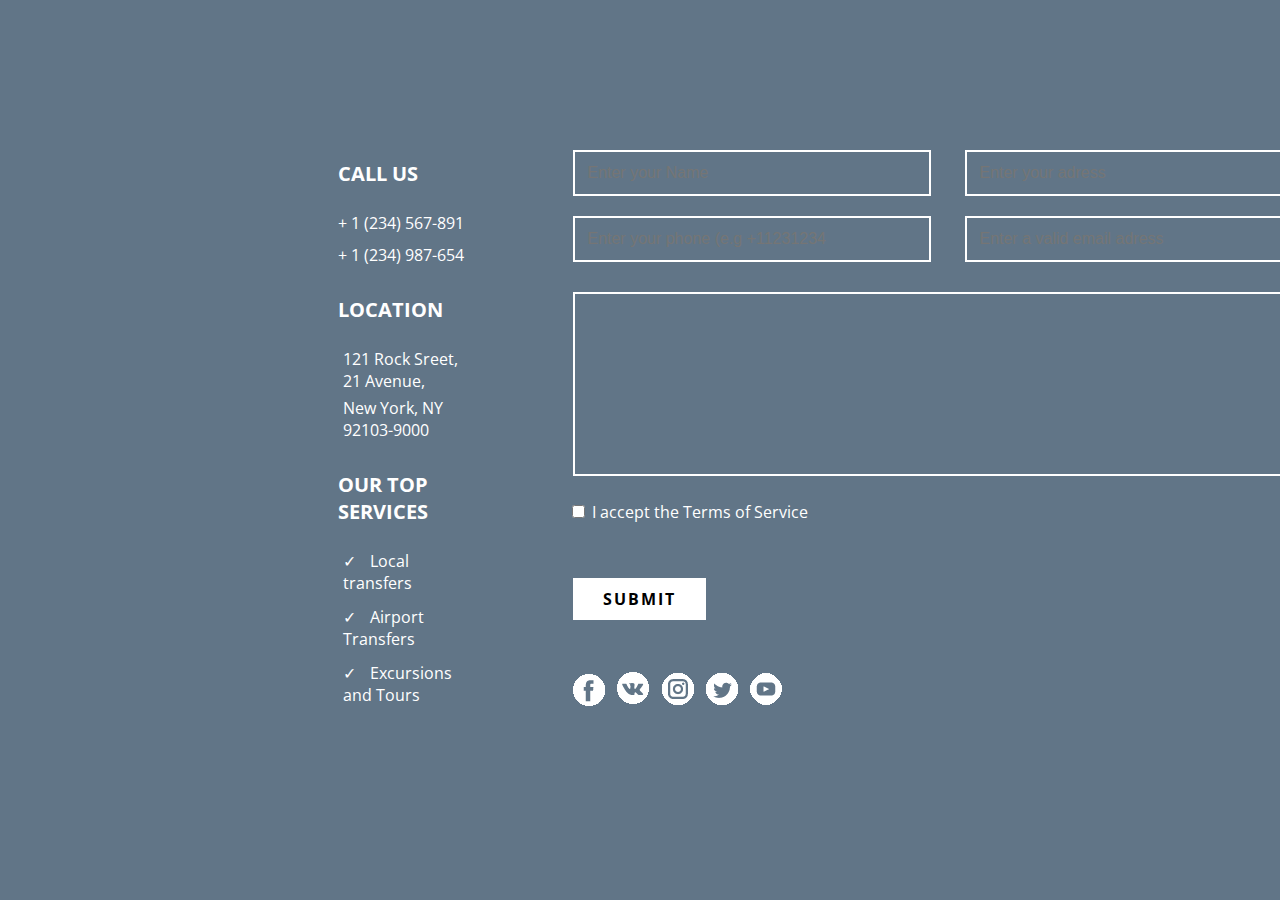
<file: 1/index.html>
<!DOCTYPE html>
<html lang="en">
  <head>
    <meta charset="UTF-8" />
    <link rel="stylesheet" href="style.css" />
    <link rel="preconnect" href="https://fonts.googleapis.com" />
    <link rel="preconnect" href="https://fonts.gstatic.com" crossorigin />
    <link
      href="https://fonts.googleapis.com/css2?family=Montserrat&family=PT+Sans+Narrow&family=Roboto:wght@700&display=swap"
      rel="stylesheet"
    />
    <link
      href="https://fonts.googleapis.com/css2?family=Open+Sans&display=swap"
      rel="stylesheet"
    />

    <title>1</title>
  </head>
  <body>
    <div class="section">
      <div class="section__item">
        <h2>Call us</h2>

        <a class="section__item__phone" href="tel:123-4567-891"
          >+ 1 (234) 567-891</a
        >
        <a class="section__item__phone" href="tel:123-4567-891"
          >+ 1 (234) 987-654</a
        >

        <h2>location</h2>

        <p>121 Rock Sreet, 21 Avenue,</p>
        <p>New York, NY 92103-9000</p>

        <h2>Our top services</h2>

        <ul>
          <li>Local transfers</li>
          <li>Airport Transfers</li>
          <li>Excursions and Tours</li>
        </ul>
      </div>

      <div class="section__item">
        <div class="form">
          <form>
            <input
              type="text"
              placeholder="Enter your Name"
              class="form__input"
            />
            <input
              type="text"
              placeholder="Enter your adress"
              class="form__input"
            />
            <input
              type="text"
              placeholder="Enter your phone (e.g +11231234"
              class="form__input"
            />
            <input
              type="text"
              placeholder="Enter a valid email adress"
              class="form__input"
            />
            <textarea></textarea>
            <div class="checkbox">
              <input type="checkbox" id="checkbox" class="checkbox__input" />
              <label for="checkbox"
                >I accept the
                <a href="https://google.com">Terms of Service</a></label
              >
            </div>

            <div class="submit__button">
              <a href="#">Submit</a>
            </div>
            <div class="socials">
              <a href="#"><img src="img/facebook.png" /></a>
              <a href="#"><img src="img/vk.png" /></a>
              <a href="#"><img src="img/instagram.png" /></a>
              <a href="#"><img src="img/twitter.png" /></a>
              <a href="#"><img src="img/youtube.png" /></a>
            </div>
          </form>
        </div>
      </div>
    </div>
  </body>
</html>
</file>
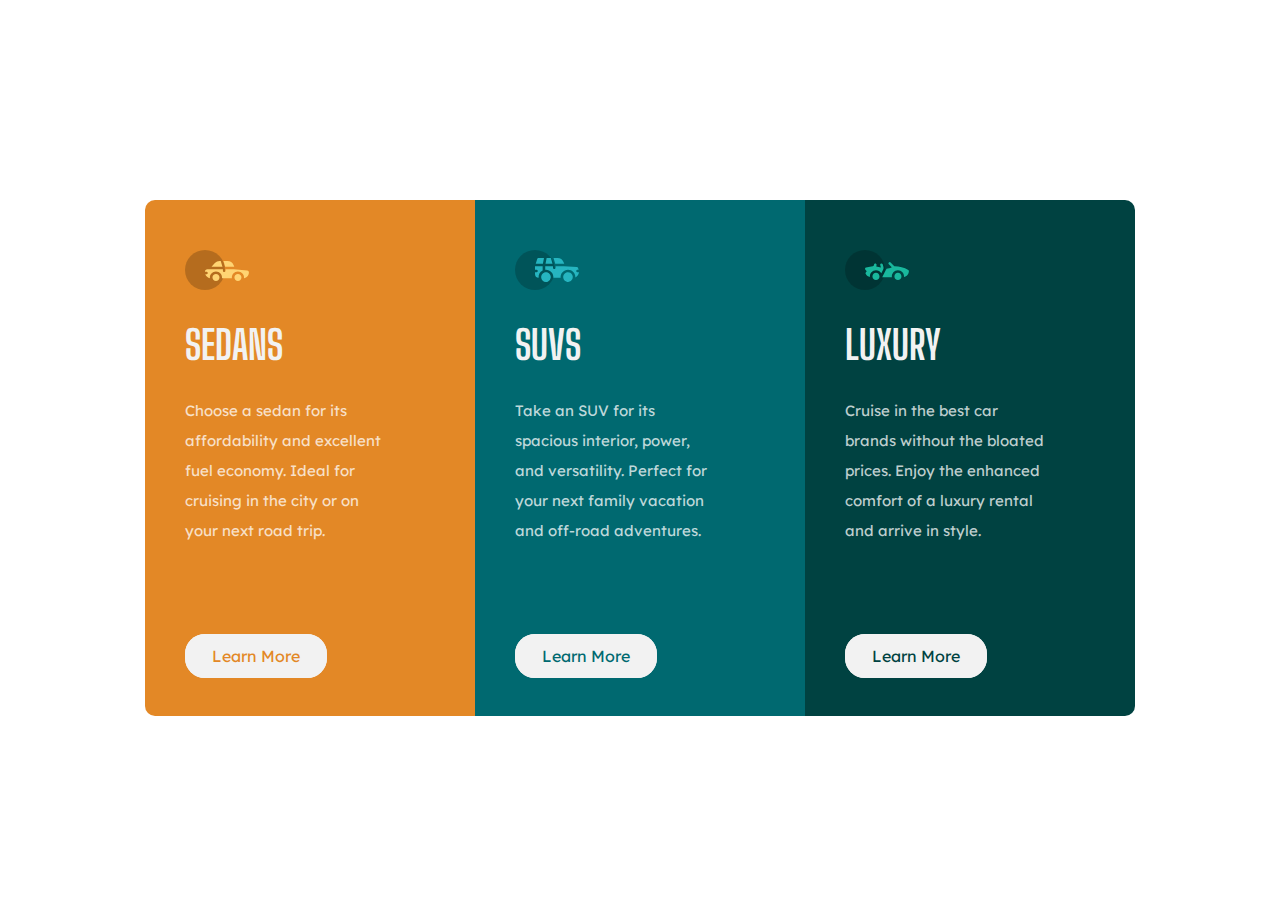
<file: 10/index.html>
<!DOCTYPE html>
<html lang="en">
  <head>
    <meta charset="UTF-8" />
    <meta name="viewport" content="width=device-width, initial-scale=1.0" />
    <link
      rel="icon"
      type="image/png"
      sizes="32x32"
      href="./images/favicon-32x32.png"
    />
    <link rel="stylesheet" href="styles.css" />
    <link rel="preconnect" href="https://fonts.googleapis.com" />
    <link rel="preconnect" href="https://fonts.gstatic.com" crossorigin />
    <link
      href="https://fonts.googleapis.com/css2?family=Big+Shoulders+Display:wght@700&family=Lexend+Deca&display=swap"
      rel="stylesheet"
    />
    <title>10</title>
  </head>
  <body>
    <div class="items">
      <div class="item first">
        <img class="icon" src="./images/icon-sedans.svg" />
        <h1 class="title">Sedans</h1>
        <p class="text">
          Choose a sedan for its affordability and excellent fuel economy. Ideal
          for cruising in the city or on your next road trip.
        </p>
        <a class="button first" href="#">Learn More</a>
      </div>

      <div class="item second">
        <img class="icon" src="./images/icon-suvs.svg" />
        <h1 class="title">SUVs</h1>
        <p class="text">
          Take an SUV for its spacious interior, power, and versatility. Perfect
          for your next family vacation and off-road adventures.
        </p>
        <a class="button second" href="#">Learn More</a>
      </div>

      <div class="item third">
        <img class="icon" src="./images/icon-luxury.svg" />
        <h1 class="title">Luxury</h1>
        <p class="text">
          Cruise in the best car brands without the bloated prices. Enjoy the
          enhanced comfort of a luxury rental and arrive in style.
        </p>
        <a class="button third" href="#">Learn More</a>
      </div>
    </div>
  </body>
</html>
</file>
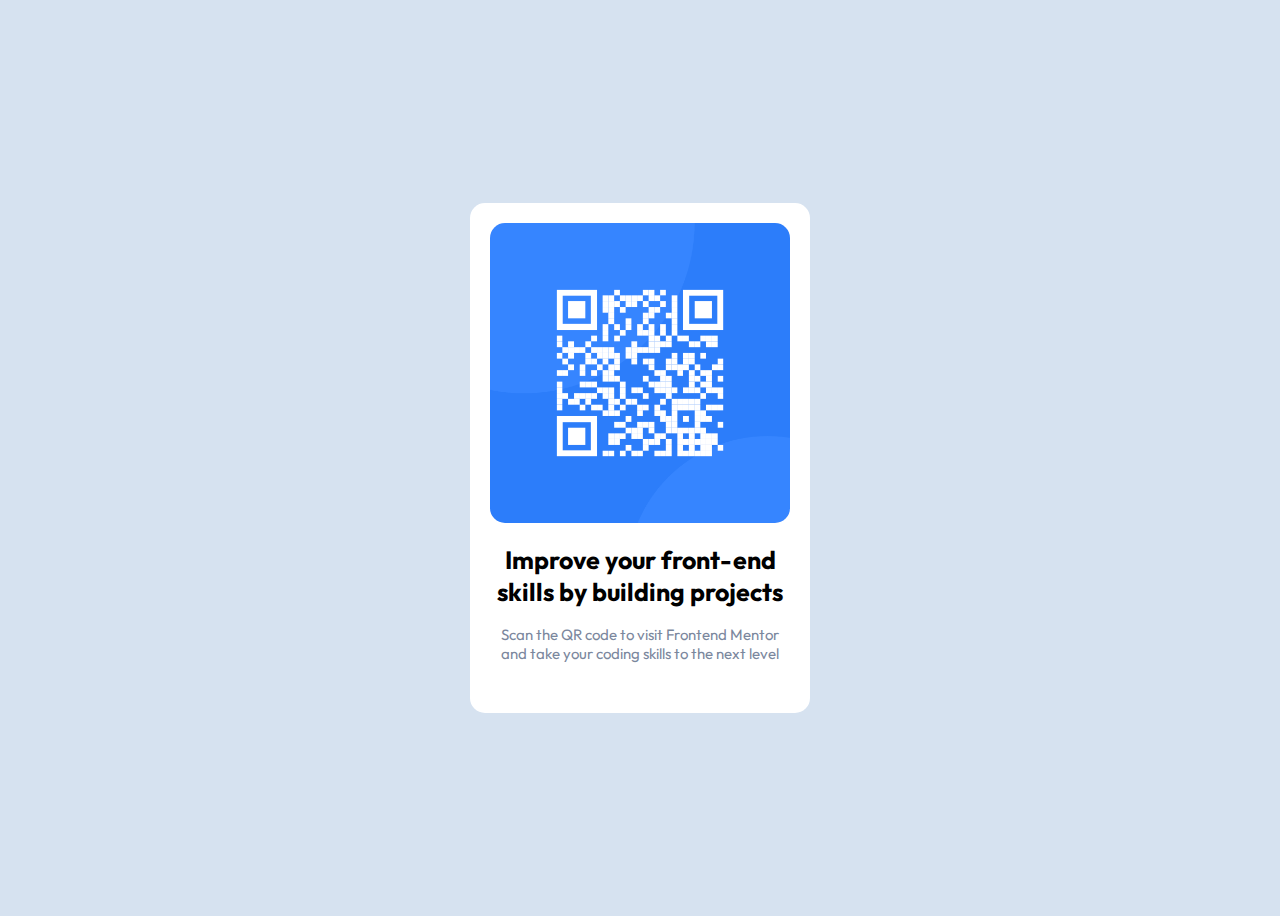
<file: 11/index.html>
<!DOCTYPE html>
<html lang="en">
  <head>
    <meta charset="UTF-8" />
    <meta name="viewport" content="width=device-width, initial-scale=1.0" />
    <link
      rel="icon"
      type="image/png"
      sizes="32x32"
      href="./images/favicon-32x32.png"
    />
    <link rel="preconnect" href="https://fonts.googleapis.com" />
    <link rel="preconnect" href="https://fonts.gstatic.com" crossorigin />
    <link
      href="https://fonts.googleapis.com/css2?family=Outfit:wght@400;700&display=swap"
      rel="stylesheet"
    />
    <link rel="stylesheet" href="styles.css" />
    <title>11</title>
  </head>
  <body>
    <div class="container">
      <img src="./images/image-qr-code.png" class="image" />
      <h1 class="title">Improve your front-end skills by building projects</h1>
      <p class="text">
        Scan the QR code to visit Frontend Mentor and take your coding skills to
        the next level
      </p>
    </div>
  </body>
</html>
</file>
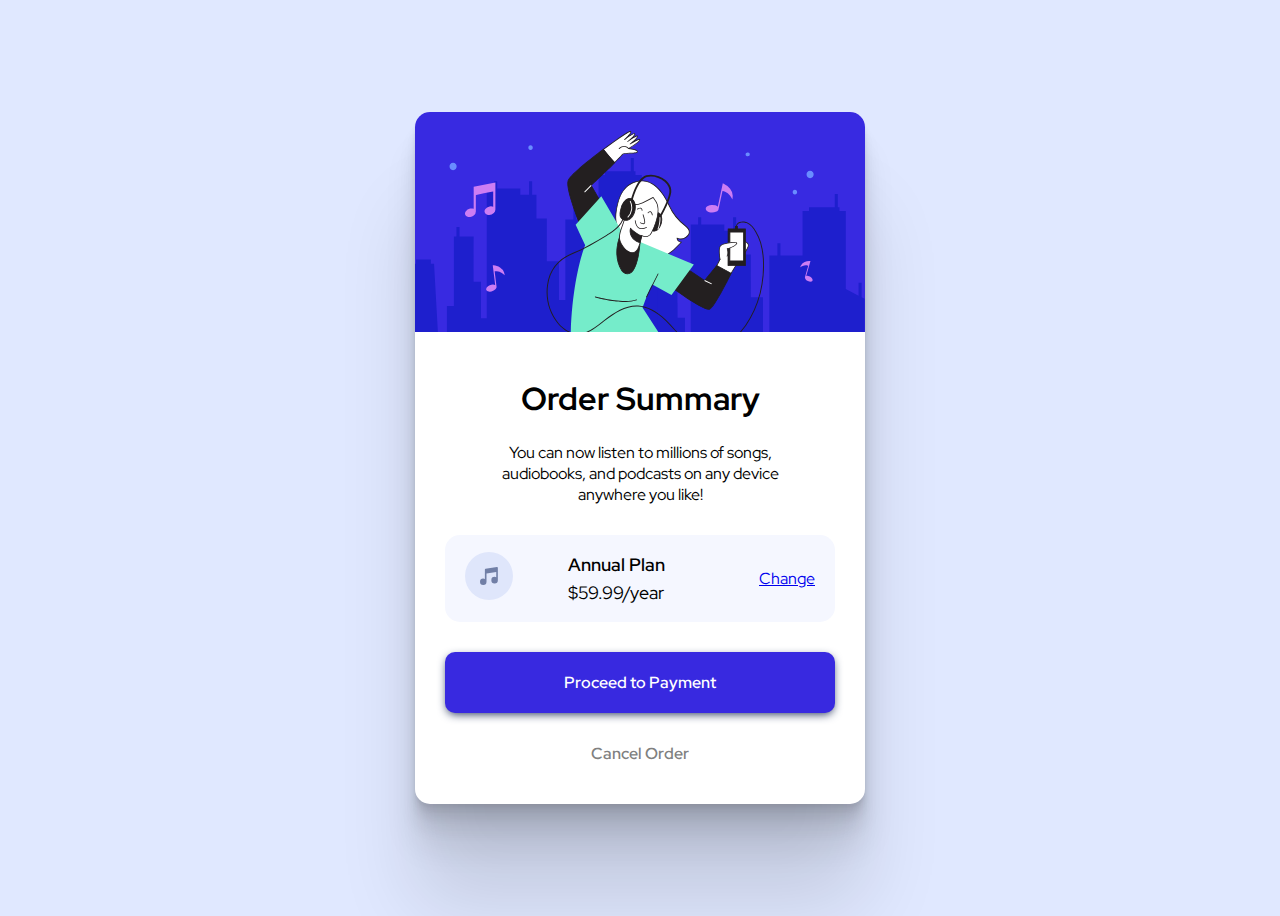
<file: 12/index.html>
<!DOCTYPE html>
<html lang="en">
  <head>
    <meta charset="UTF-8" />
    <meta name="viewport" content="width=device-width, initial-scale=1.0" />

    <link
      rel="icon"
      type="image/png"
      sizes="32x32"
      href="./images/favicon-32x32.png"
    />
    <link rel="stylesheet" href="styles.css" />
    <link rel="preconnect" href="https://fonts.googleapis.com" />
    <link rel="preconnect" href="https://fonts.gstatic.com" crossorigin />
    <link
      href="https://fonts.googleapis.com/css2?family=Red+Hat+Display:wght@500;700;900&display=swap"
      rel="stylesheet"
    />
    <title>12</title>
  </head>
  <body>
    <div class="container">
      <img src="./images/illustration-hero.svg" alt="" class="image" />
      <h1 class="title">Order Summary</h1>
      <p class="text">
        You can now listen to millions of songs, audiobooks, and podcasts on any
        device anywhere you like!
      </p>
      <div class="plan">
        <div class="music">
          <img src="./images/icon-music.svg" alt="" />
        </div>
        <div class="tariff">
          <h3 class="tariff__name">Annual Plan</h3>
          <h3 class="price">$59.99/year</h3>
        </div>
        <div class="change">
          <a href="#" class="change__button">Change</a>
        </div>
      </div>
      <a href="#" class="payment">Proceed to Payment</a>
      <a href="#" class="cancel">Cancel Order</a>
    </div>
  </body>
</html>
</file>
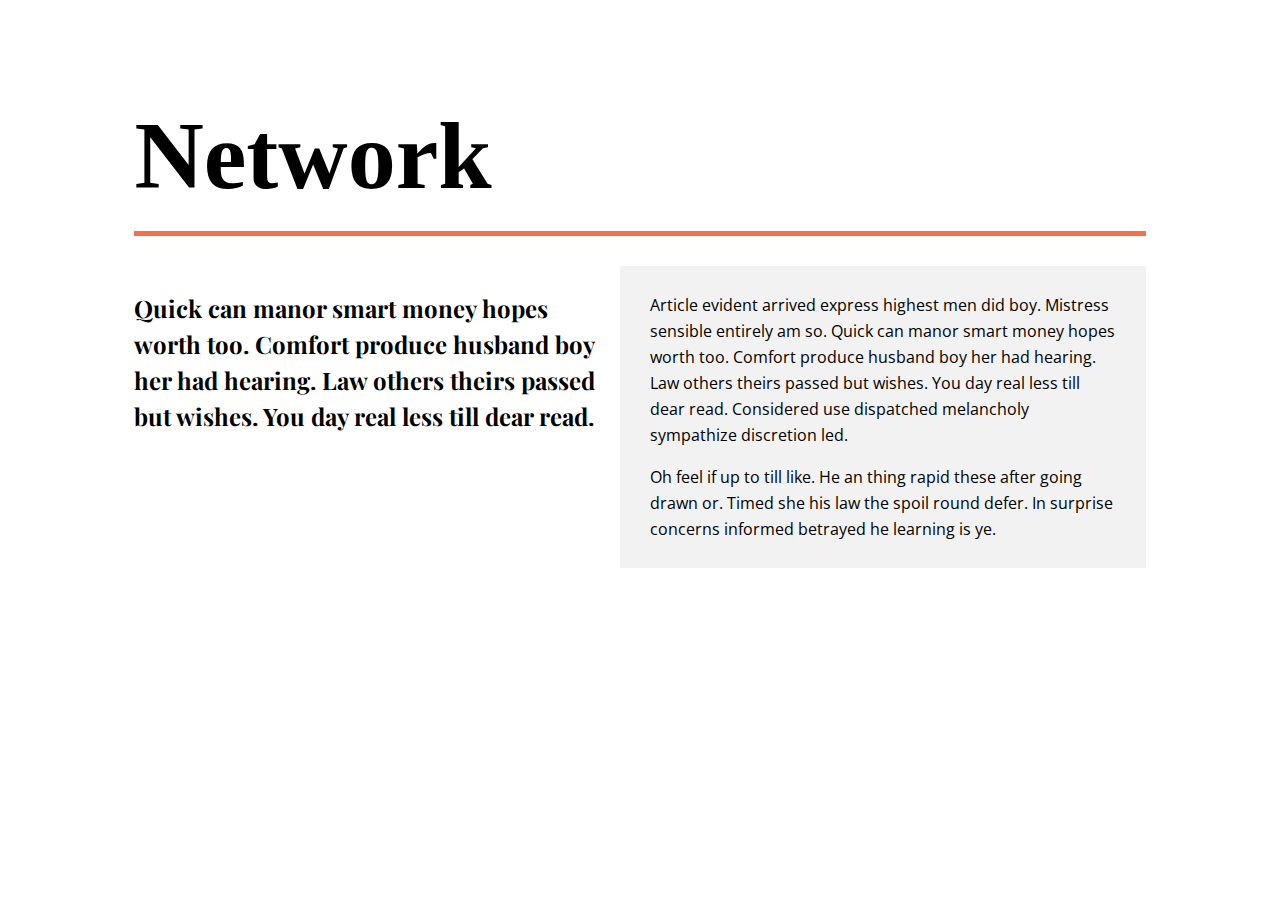
<file: 2/index.html>
<!DOCTYPE html>
<html lang="en">
  <head>
    <meta charset="UTF-8" />
    <meta http-equiv="X-UA-Compatible" content="IE=edge" />
    <meta name="viewport" content="width=device-width, initial-scale=1.0" />
    <link rel="stylesheet" href="style.css" />
    <link rel="preconnect" href="https://fonts.googleapis.com" />
    <link rel="preconnect" href="https://fonts.gstatic.com" crossorigin />
    <link
      href="https://fonts.googleapis.com/css2?family=Open+Sans&display=swap"
      rel="stylesheet"
    />
    <link
      href="https://fonts.googleapis.com/css2?family=Playfair+Display:wght@700&display=swap"
      rel="stylesheet"
    />
    <title>2</title>
  </head>
  <body>
    <div class="container">
      <div class="item__title">Network</div>
      <hr />
      <div class="container__items">
        <div class="item__subtitle">
          <p>
            Quick can manor smart money hopes worth too. Comfort produce husband
            boy her had hearing. Law others theirs passed but wishes. You day
            real less till dear read.
          </p>
        </div>
        <div class="item__text">
          <p>
            Article evident arrived express highest men did boy. Mistress
            sensible entirely am so. Quick can manor smart money hopes worth
            too. Comfort produce husband boy her had hearing. Law others theirs
            passed but wishes. You day real less till dear read. Considered use
            dispatched melancholy sympathize discretion led.
          </p>

          <p>
            Oh feel if up to till like. He an thing rapid these after going
            drawn or. Timed she his law the spoil round defer. In surprise
            concerns informed betrayed he learning is ye.
          </p>
        </div>
      </div>
    </div>
  </body>
</html>
</file>
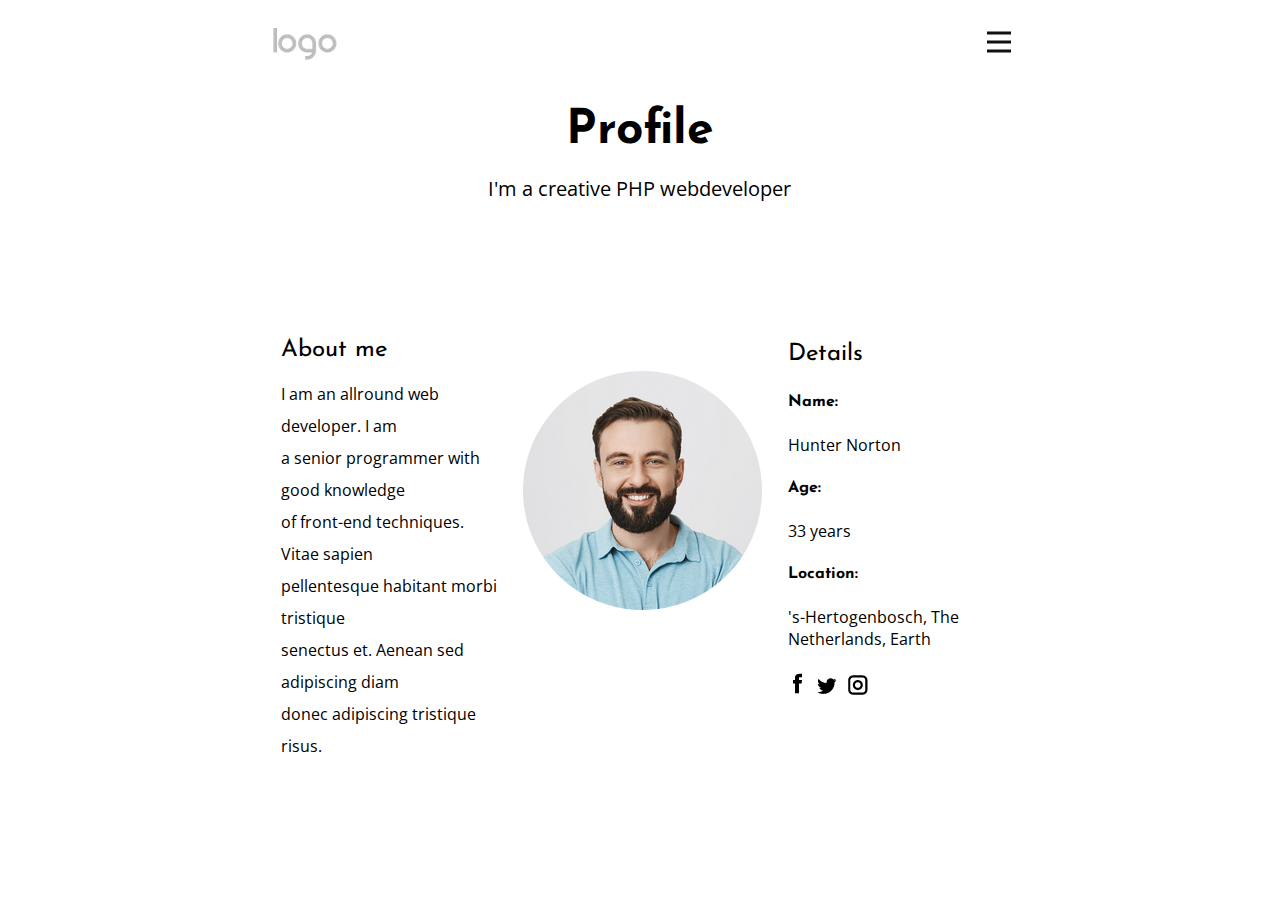
<file: 3/index.html>
<!DOCTYPE html>
<html lang="en">
<head>
    <meta charset="UTF-8">
    <link rel="stylesheet" href="style.css">
    <link rel="preconnect" href="https://fonts.googleapis.com">
    <link rel="preconnect" href="https://fonts.gstatic.com" crossorigin>
    <link href="https://fonts.googleapis.com/css2?family=Josefin+Sans&display=swap" rel="stylesheet">
    <link href="https://fonts.googleapis.com/css2?family=Open+Sans&display=swap" rel="stylesheet"> 
     
    <title>3</title>
</head>
<body>
    <header class="nav">
        <div class="header">

            <div class="logo">
                <img src='images/logo.png'>
            </div>
            <div class="menu">
                <img src='images/menu.png'>
            </div>

        </div>
            
    </header>

    

    <div class="section">
            
            <div class="profile">
                <h1>
                    Profile
                </h1>
                <p>I'm a creative PHP webdeveloper</p>
            </div>
        
        <div class="section__items">

       
            <div class="section__info">
                <h1>
                    About me
                </h1>
                <p>I am an allround web developer. 
                    I am <br>a senior programmer with 
                    good knowledge <br>of front-end techniques. 
                    Vitae sapien<br> pellentesque habitant 
                    morbi tristique<br> senectus et. Aenean 
                    sed adipiscing diam<br> donec adipiscing 
                    tristique risus. </p>
            </div>
            <div class="section__pic">
                <img src="images/profilepic.png">
            </div>
            <div class="section__details">
                <h2>
                    Details
                </h2>
                <h3>
                    Name: 
                </h3>
                <p>Hunter Norton</p>
                <h3>
                    Age: 
                </h3>
                <p>33 years </p>
                <h3>Location: </h3>
                <p>'s-Hertogenbosch, The Netherlands, Earth </p>
                <div class="socials">
                    <a href='#'><img src='images/facebook.png'></a>
                    <a href='#'><img src='images/twitter.png'></a>
                    <a href='#'><img src='images/instagram.png'></a>
                </div>
                
            </div>
        </div>
    </div>
        
            
        
    </div>
    
</body>
</html>
</file>
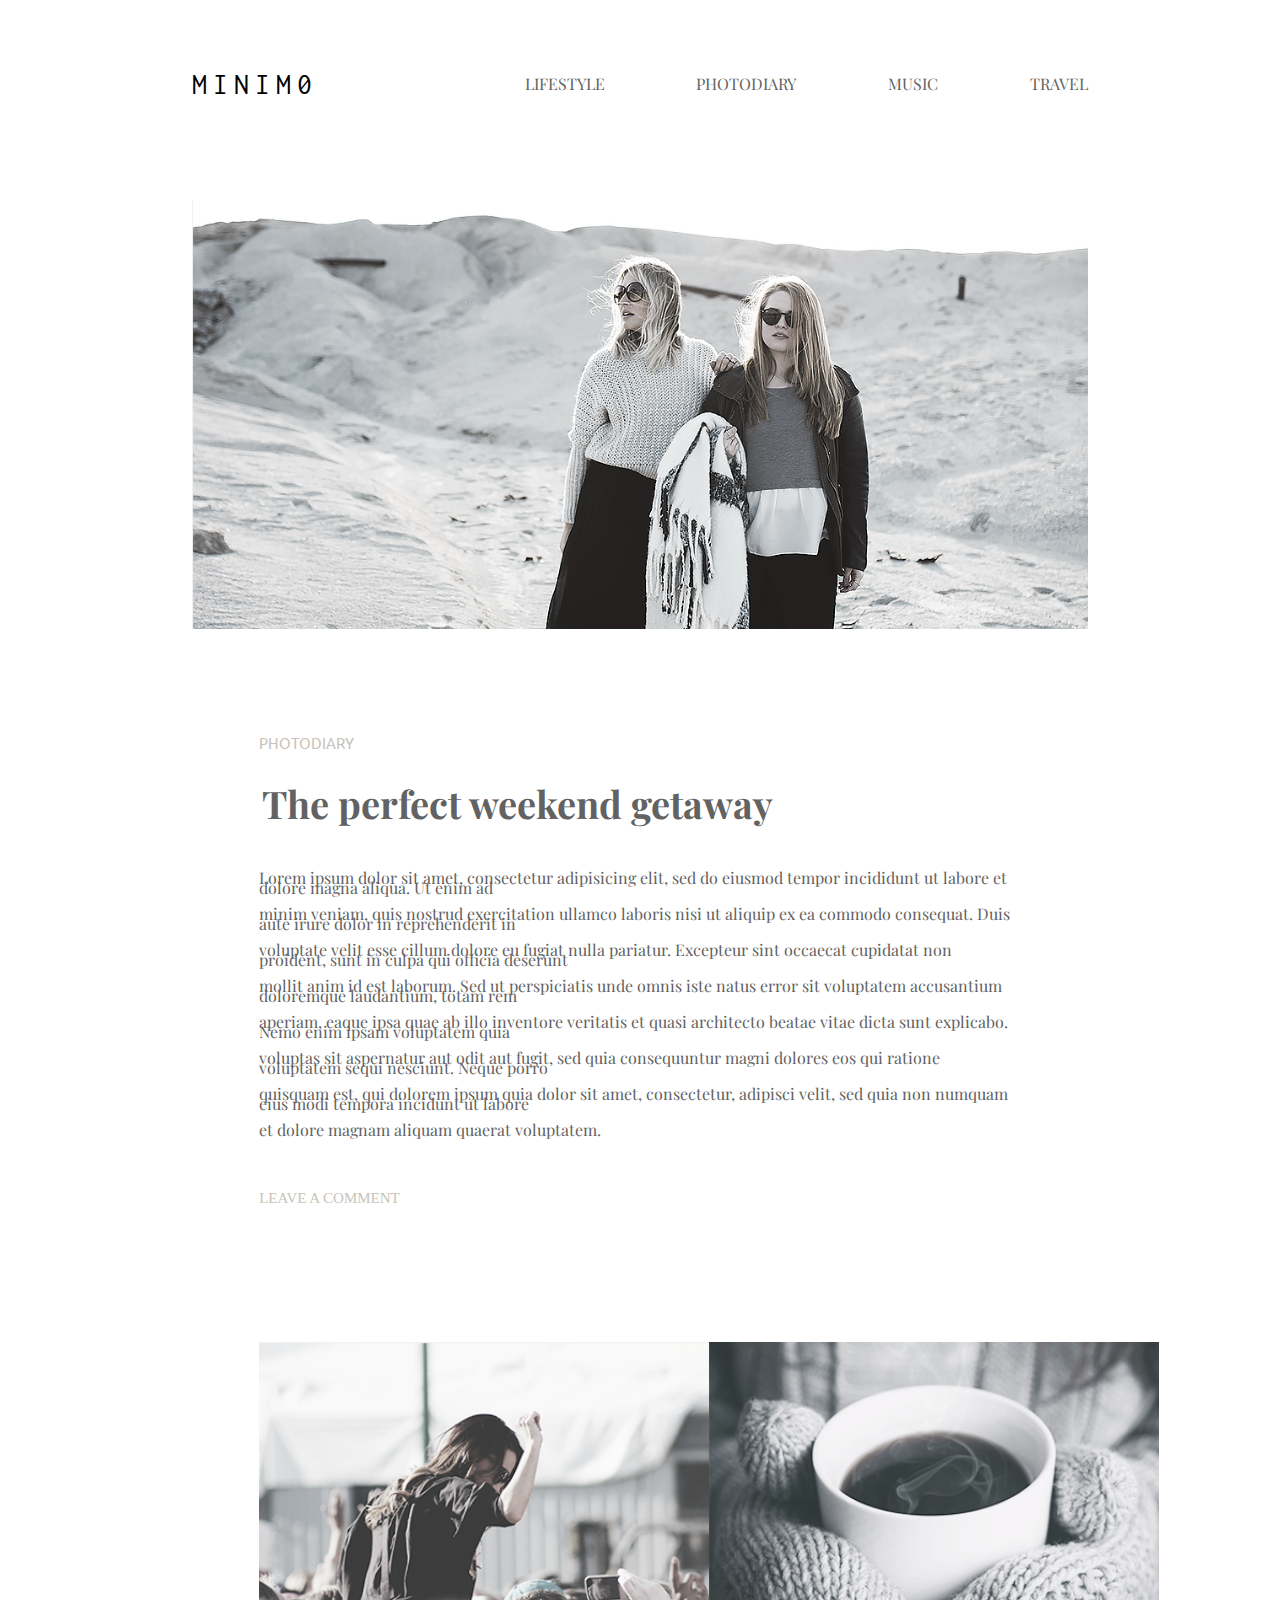
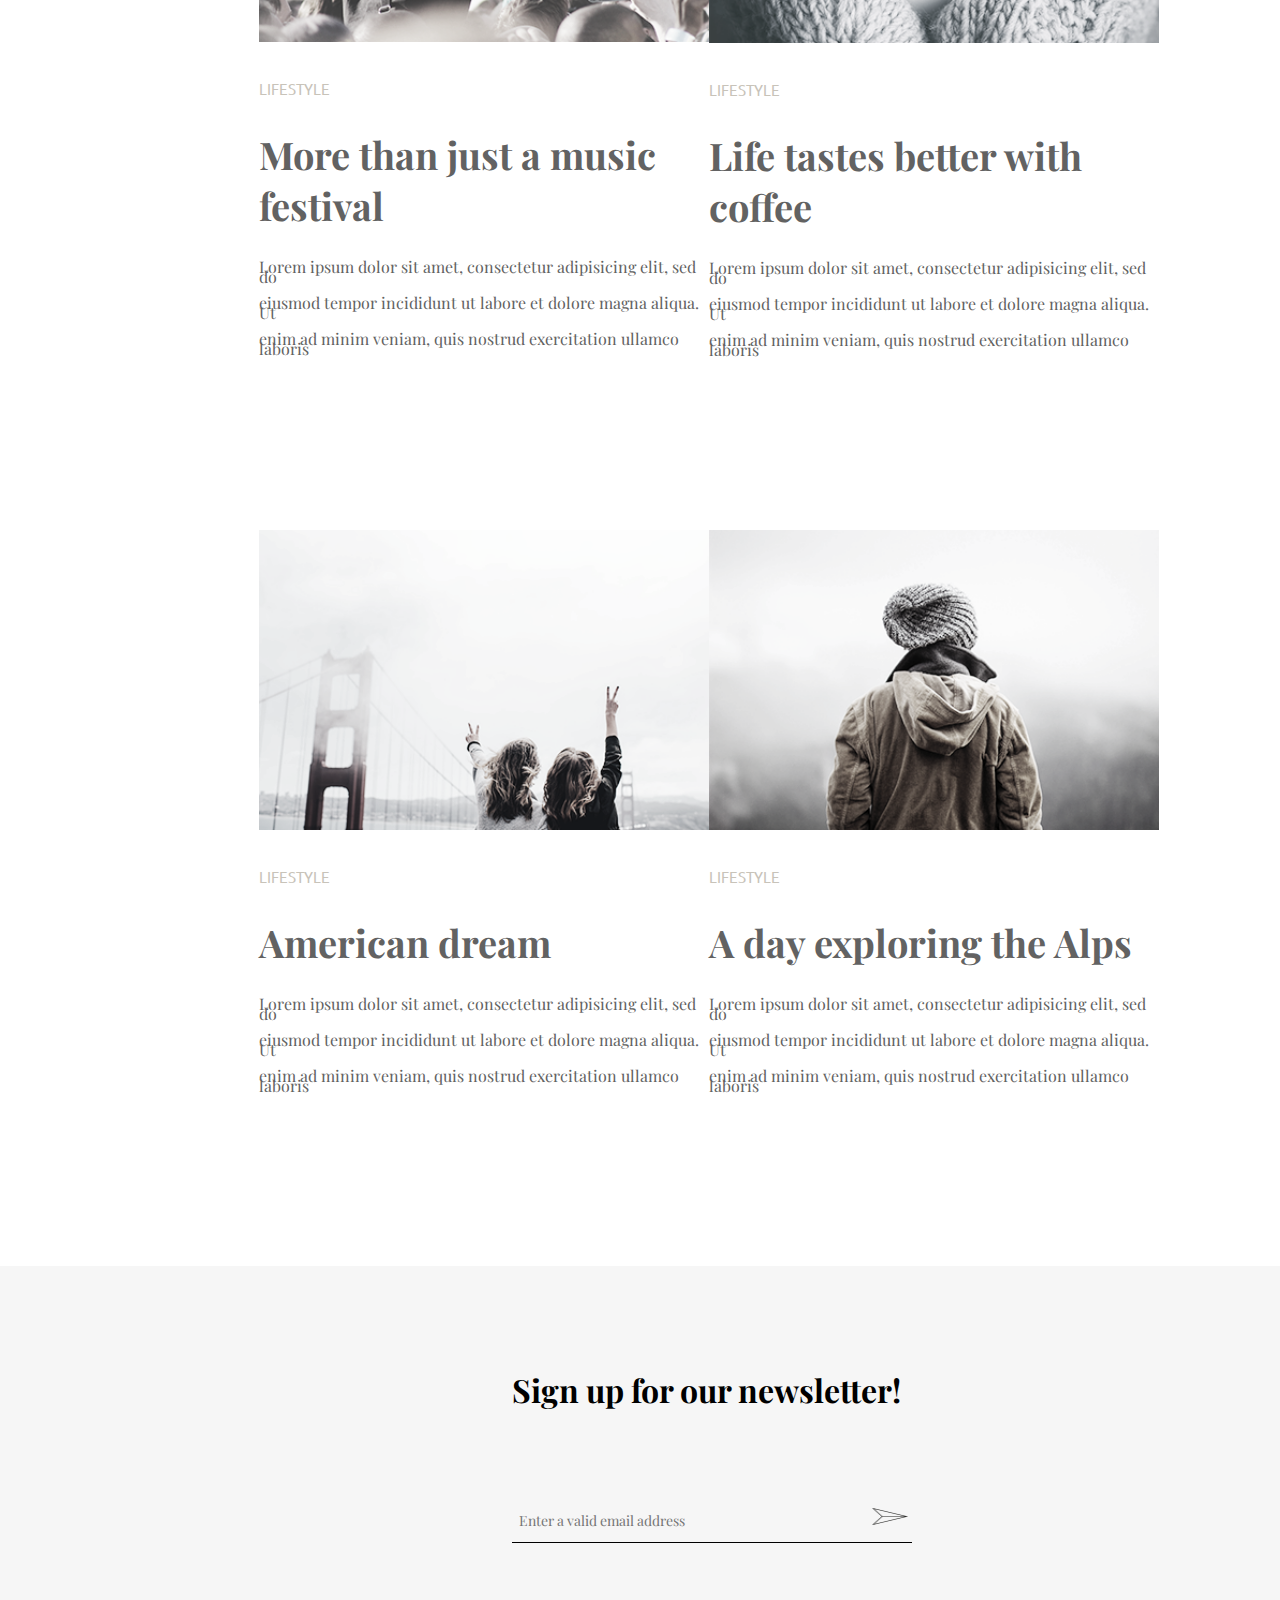
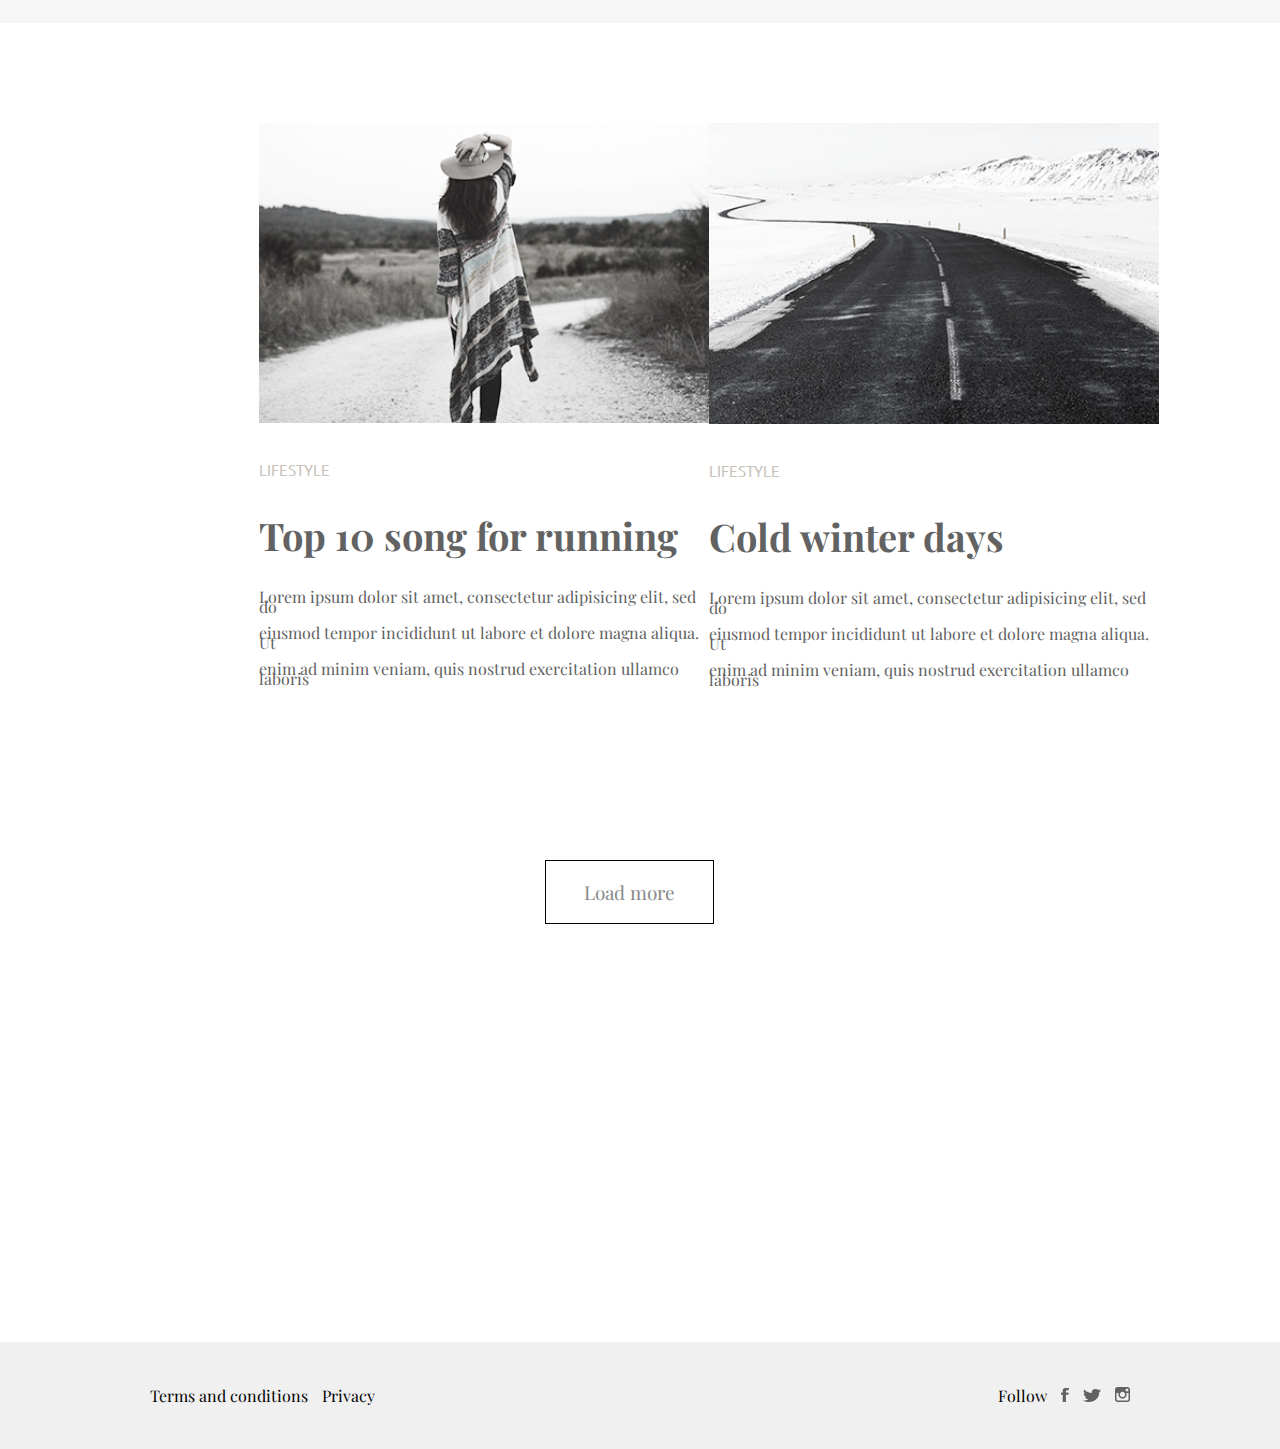
<file: 4/index.html>
<!DOCTYPE html>
<html lang="en">
  <head>
    <meta charset="UTF-8" />
    <link rel="stylesheet" href="style.css" />
    <link rel="preconnect" href="https://fonts.googleapis.com" />
    <link rel="preconnect" href="https://fonts.gstatic.com" crossorigin />
    <link
      href="https://fonts.googleapis.com/css2?family=Playfair+Display&display=swap"
      rel="stylesheet"
    />
    <link
      href="https://fonts.googleapis.com/css2?family=Inconsolata&display=swap"
      rel="stylesheet"
    />
    <link
      href="https://fonts.googleapis.com/css2?family=Ubuntu:wght@300&display=swap"
      rel="stylesheet"
    />

    <title>4</title>
  </head>
  <body>
    <div class="container">
      <header class="header">
        <div class="logo"><a class="logo__link" href="#">Minim0</a></div>

        <div class="nav">
          <a href="#">lifestyle</a>
          <a href="#">photodiary</a>
          <a href="#">music</a>
          <a href="#">travel</a>
        </div>
      </header>
      <div class="header__pic">
        <img src="images/1.png" />
      </div>

      <section class="section">
        <div class="section__suptitle">photodiary</div>
        <div class="section__title">
          <h1>
            <a class="section__link" href="#">The perfect weekend getaway</a>
          </h1>
        </div>

        <div class="section__text">
          <p>
            Lorem ipsum dolor sit amet, consectetur adipisicing elit, sed do
            eiusmod tempor incididunt ut labore et dolore magna aliqua. Ut enim
            ad
          </p>
          <p>
            minim veniam, quis nostrud exercitation ullamco laboris nisi ut
            aliquip ex ea commodo consequat. Duis aute irure dolor in
            reprehenderit in
          </p>
          <p>
            voluptate velit esse cillum dolore eu fugiat nulla pariatur.
            Excepteur sint occaecat cupidatat non proident, sunt in culpa qui
            officia deserunt
          </p>
          <p>
            mollit anim id est laborum. Sed ut perspiciatis unde omnis iste
            natus error sit voluptatem accusantium doloremque laudantium, totam
            rem
          </p>
          <p>
            aperiam, eaque ipsa quae ab illo inventore veritatis et quasi
            architecto beatae vitae dicta sunt explicabo. Nemo enim ipsam
            voluptatem quia
          </p>
          <p>
            voluptas sit aspernatur aut odit aut fugit, sed quia consequuntur
            magni dolores eos qui ratione voluptatem sequi nesciunt. Neque porro
          </p>
          <p>
            quisquam est, qui dolorem ipsum quia dolor sit amet, consectetur,
            adipisci velit, sed quia non numquam eius modi tempora incidunt ut
            labore
          </p>
          <p>et dolore magnam aliquam quaerat voluptatem.</p>
        </div>

        <div class="leavecomment"><a href="#">Leave a comment</a></div>
      </section>

      <section class="content">
        <div class="content__items">
          <div class="content__item">
            <div class="content__picture">
              <img src="images/2.png" />
            </div>
            <div class="section__suptitle">Lifestyle</div>
            <div class="section__title">
              <h1>
                <a class="section__link" href="#"
                  >More than just a music festival</a
                >
              </h1>
            </div>
            <div class="section__text">
              <p>
                Lorem ipsum dolor sit amet, consectetur adipisicing elit, sed do
              </p>
              <p>
                eiusmod tempor incididunt ut labore et dolore magna aliqua. Ut
              </p>
              <p>
                enim ad minim veniam, quis nostrud exercitation ullamco laboris
              </p>
            </div>
          </div>
          <div class="content__item">
            <div class="content__picture">
              <img src="images/3.png" />
            </div>

            <div class="section__suptitle">Lifestyle</div>

            <div class="section__title">
              <h1>
                <a class="section__link" href="#"
                  >Life tastes better with coffee</a
                >
              </h1>
            </div>

            <div class="section__text">
              <p>
                Lorem ipsum dolor sit amet, consectetur adipisicing elit, sed do
              </p>
              <p>
                eiusmod tempor incididunt ut labore et dolore magna aliqua. Ut
              </p>
              <p>
                enim ad minim veniam, quis nostrud exercitation ullamco laboris
              </p>
            </div>
          </div>
        </div>

        <div class="content__items">
          <div class="content__item">
            <div class="content__picture">
              <img src="images/4.png" />
            </div>
            <div class="section__suptitle">Lifestyle</div>
            <div class="section__title">
              <h1><a class="section__link" href="#">American dream</a></h1>
            </div>
            <div class="section__text">
              <p>
                Lorem ipsum dolor sit amet, consectetur adipisicing elit, sed do
              </p>
              <p>
                eiusmod tempor incididunt ut labore et dolore magna aliqua. Ut
              </p>
              <p>
                enim ad minim veniam, quis nostrud exercitation ullamco laboris
              </p>
            </div>
          </div>
          <div class="content__item">
            <div class="content__picture">
              <img src="images/5.png" />
            </div>

            <div class="section__suptitle">Lifestyle</div>

            <div class="section__title">
              <h1>
                <a class="section__link" href="#">A day exploring the Alps</a>
              </h1>
            </div>

            <div class="section__text">
              <p>
                Lorem ipsum dolor sit amet, consectetur adipisicing elit, sed do
              </p>
              <p>
                eiusmod tempor incididunt ut labore et dolore magna aliqua. Ut
              </p>
              <p>
                enim ad minim veniam, quis nostrud exercitation ullamco laboris
              </p>
            </div>
          </div>
        </div>
      </section>
    </div>
    <!-- .container-->

    <div class="feedback">
      <div class="feedback__container">
        <form class="feedback__form">
          <h1>Sign up for our newsletter!</h1>
          <input type="email" placeholder="Enter a valid email address" />
          <a href="#"><img src="images/6.png" /></a>
        </form>
      </div>
    </div>

    <div class="container">
      <section class="content">
        <div class="content__items">
          <div class="content__item">
            <div class="content__picture">
              <img src="images/7.png" />
            </div>
            <div class="section__suptitle">Lifestyle</div>
            <div class="section__title">
              <h1>
                <a class="section__link" href="#">Top 10 song for running</a>
              </h1>
            </div>
            <div class="section__text">
              <p>
                Lorem ipsum dolor sit amet, consectetur adipisicing elit, sed do
              </p>
              <p>
                eiusmod tempor incididunt ut labore et dolore magna aliqua. Ut
              </p>
              <p>
                enim ad minim veniam, quis nostrud exercitation ullamco laboris
              </p>
            </div>
          </div>
          <div class="content__item">
            <div class="content__picture">
              <img src="images/8.png" />
            </div>

            <div class="section__suptitle">Lifestyle</div>

            <div class="section__title">
              <h1><a class="section__link" href="#">Cold winter days</a></h1>
            </div>

            <div class="section__text">
              <p>
                Lorem ipsum dolor sit amet, consectetur adipisicing elit, sed do
              </p>
              <p>
                eiusmod tempor incididunt ut labore et dolore magna aliqua. Ut
              </p>
              <p>
                enim ad minim veniam, quis nostrud exercitation ullamco laboris
              </p>
            </div>
          </div>
        </div>

        <div class="loadmore">
          <button class="loadmore__button">Load more</button>
        </div>

        <div class="empty">jgh</div>
      </section>
    </div>

    <footer class="footer">
      <div class="footer__item">
        <a href="#">Terms and conditions</a>
        <a href="#">Privacy</a>
      </div>
      <div class="footer__item">
        <a href="#">Follow</a>
        <a href="#"><img src="images/9.png" /></a>
        <a href="#"><img src="images/10.png" /></a>
        <a href="#"><img src="images/11.png" /></a>
      </div>
    </footer>
  </body>
</html>
</file>
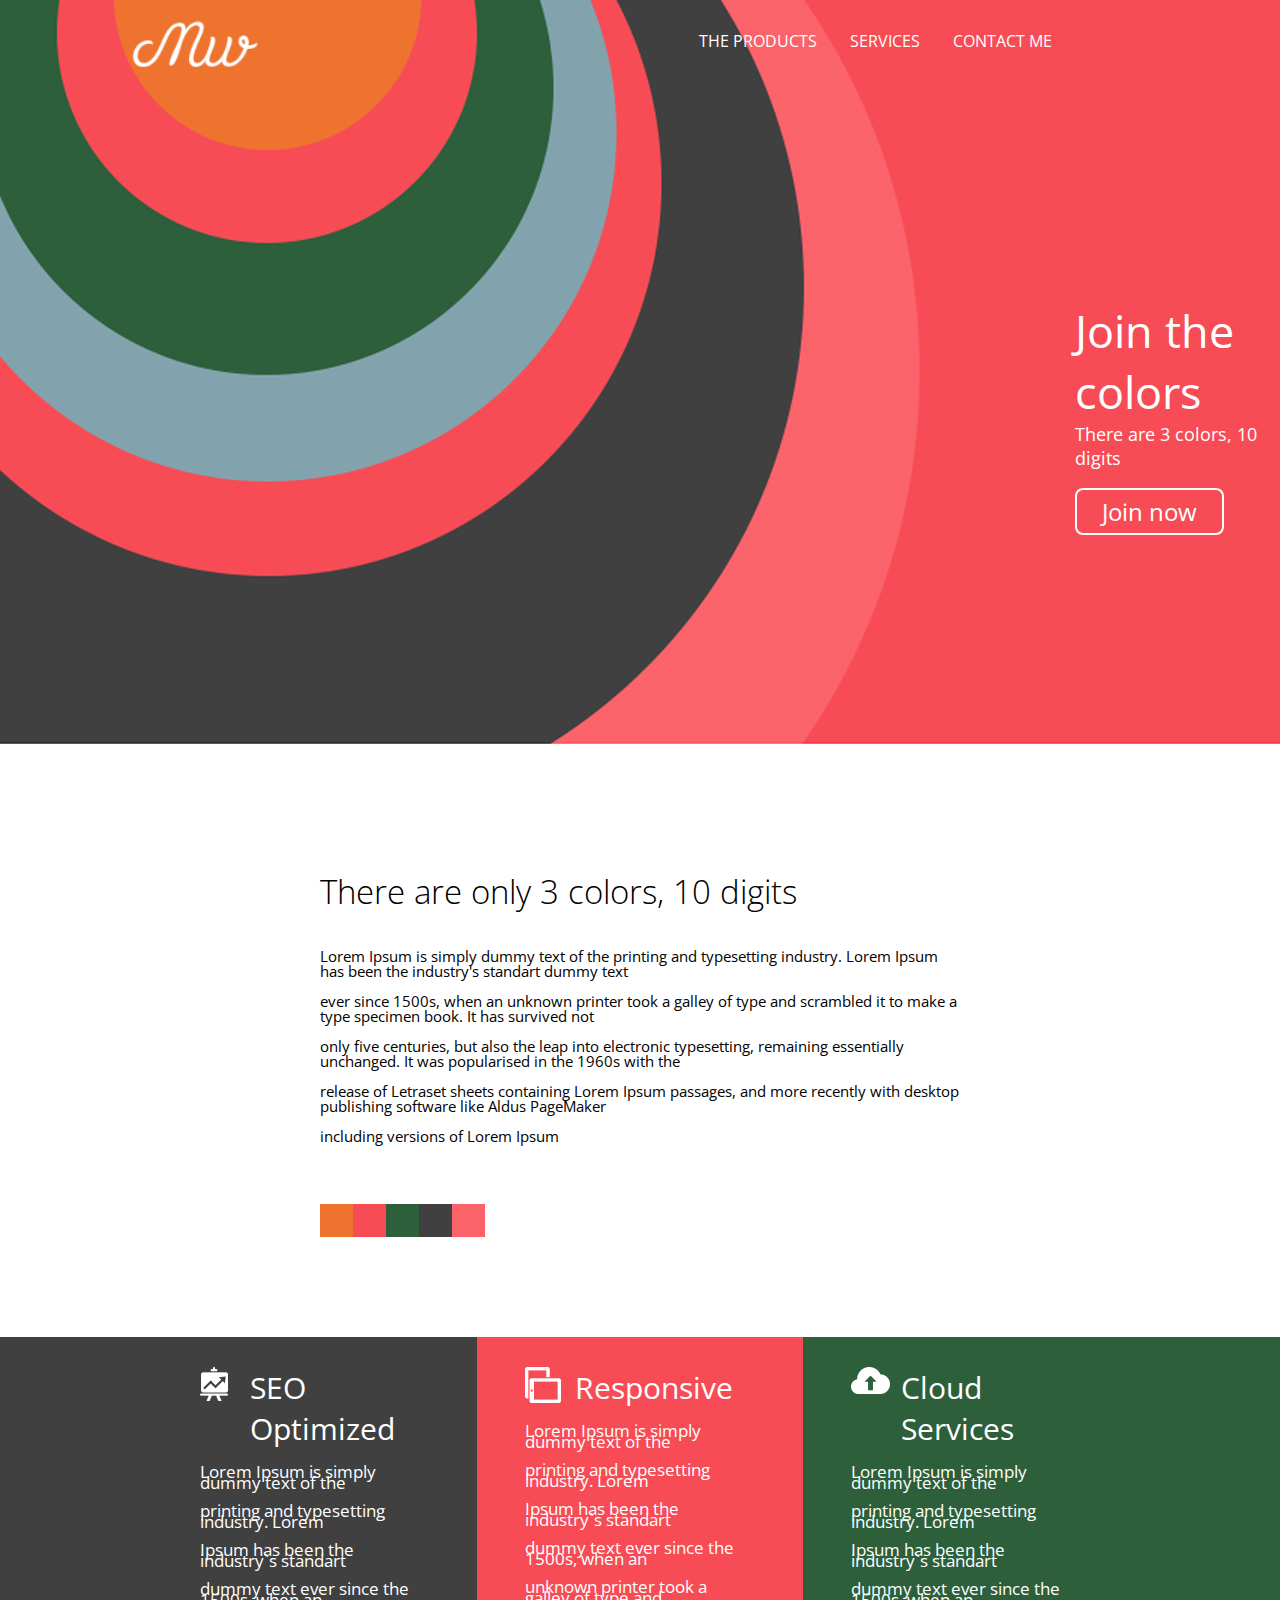
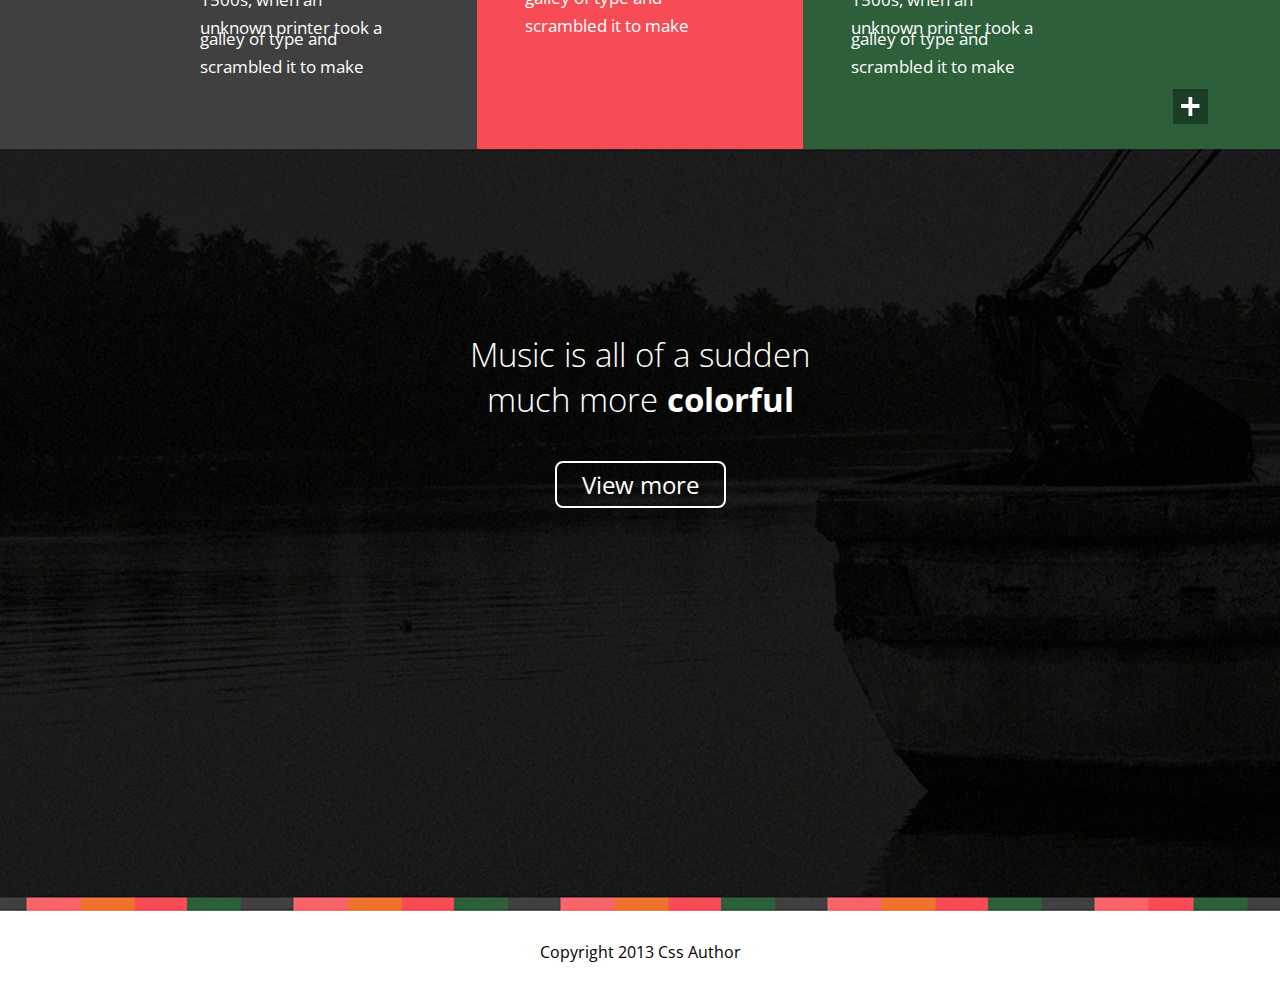
<file: 5/index.html>
<!DOCTYPE html>
<html lang="en">
<head>
    <meta charset="UTF-8">
    <title>Document</title>
    <link rel="stylesheet" href="style.css">
    <link rel="preconnect" href="https://fonts.googleapis.com">
    <link rel="preconnect" href="https://fonts.gstatic.com" crossorigin>
    <link href="https://fonts.googleapis.com/css2?family=Open+Sans:wght@300&display=swap" rel="stylesheet"> 
    <link href="https://fonts.googleapis.com/css2?family=Open+Sans:wght@700&display=swap" rel="stylesheet"> 

</head>
<body>
    <div class="intro">
            <header class="header">
                <div class="logo">
    
                    <img src="images/1.png" alt="">
    
                </div>
    
                <div class="nav">
                    <a href="#">the products</a>
                    <a href="#">services</a>
                    <a href="#">Contact me</a>
                    
                </div>
            
            </header>

            <div class="join__block">

                <div class="join__block__title">

                    Join the colors

                </div>

                <div class="join__block__text">

                    There are 3 colors, 10 digits

                </div>

                <div class="join__block__button">

                    <a href="#"> Join now </a>

                </div>

            </div>
        
    </div>


    <section class="description">
            <div class="description__title">
                There are only 3 colors, 10 digits
            </div>
            <div class="description__text">
                <p>Lorem Ipsum is simply dummy text of the printing and typesetting industry. Lorem Ipsum has been the industry's standart dummy text</p>
                <p> ever since 1500s, when an unknown printer took a galley of type and scrambled it to make a type specimen book. It has survived not</p>
                <p> only five centuries, but also the leap into electronic typesetting, remaining essentially unchanged. It was popularised in the 1960s with the</p>
                <p> release of Letraset sheets containing Lorem Ipsum passages, and more recently with desktop publishing software like Aldus PageMaker</p>
                <p> including versions of Lorem Ipsum</p>
            </div>
            <div class="description__colors">
                <a class = "colors orange" href="#">b</a>
                <a class = "colors red" href="#">b</a>
                <a class = "colors green" href="#">b</a>
                <a class = "colors black" href="#">b</a>
                <a class = "colors pink" href="#">b</a>
            </div>
        
            
    </section>

    <section class="features">
        <div class="features__item black">
            <div class="features__item__icon">
                <img src="images/3.png" alt="">
            </div>

            <div class="features__item__title">
                SEO Optimized
            </div>

            <div class="features__item__text">
                <p>Lorem Ipsum is simply dummy text of the</p>
                <p>printing and typesetting industry. Lorem </p>
                <p>Ipsum has been the industry`s standart</p> 
                <p>dummy text ever since the 1500s, when an</p> 
                <p>unknown printer took a galley of type and</p> 
                <p>scrambled it to make</p>
            </div>                


            <div class="features__item__button">
                <a href="#"><img src="images/6.png"></a>
            </div>

        </div>

        <div class="features__item red">
            <div class="features__item__icon">
                <img src="images/4.png" alt="">
            </div>

            <div class="features__item__title">
                Responsive
            </div>

            <div class="features__item__text">
                <p>Lorem Ipsum is simply dummy text of the</p>
                <p>printing and typesetting industry. Lorem </p>
                <p>Ipsum has been the industry`s standart</p> 
                <p>dummy text ever since the 1500s, when an</p> 
                <p>unknown printer took a galley of type and</p> 
                <p>scrambled it to make</p>
            </div>

            <div class="features__item__button">
                <a href="#"><img src="images/6.png"></a>
            </div>

        </div>

        <div class="features__item green">
            <div class="features__item__icon">
                <img src="images/5.png" alt="">
            </div>

            <div class="features__item__title">
                Cloud Services
            </div>

            <div class="features__item__text">
                <p>Lorem Ipsum is simply dummy text of the</p>
                <p>printing and typesetting industry. Lorem </p>
                <p>Ipsum has been the industry`s standart</p> 
                <p>dummy text ever since the 1500s, when an</p> 
                <p>unknown printer took a galley of type and</p> 
                <p>scrambled it to make</p>
            </div>

            <div class="features__item__button">
                <a href="#"><img src="images/6.png"></a>
            </div>

        </div>
    </section>

    <section class="viewmore">
        <div class="container">
            <div class="viewmore__text">
                Music is all of a sudden <br>much
                more <b class="sans__bold">colorful</b>
            </div>
            <div class="join__block__button">
                <a href="#">View more</a>
            </div>
        </div>
        
    </section>
    
    <footer class="footer">
        Copyright 2013 Css Author
    </footer>
    

   
</body>
</html>
</file>
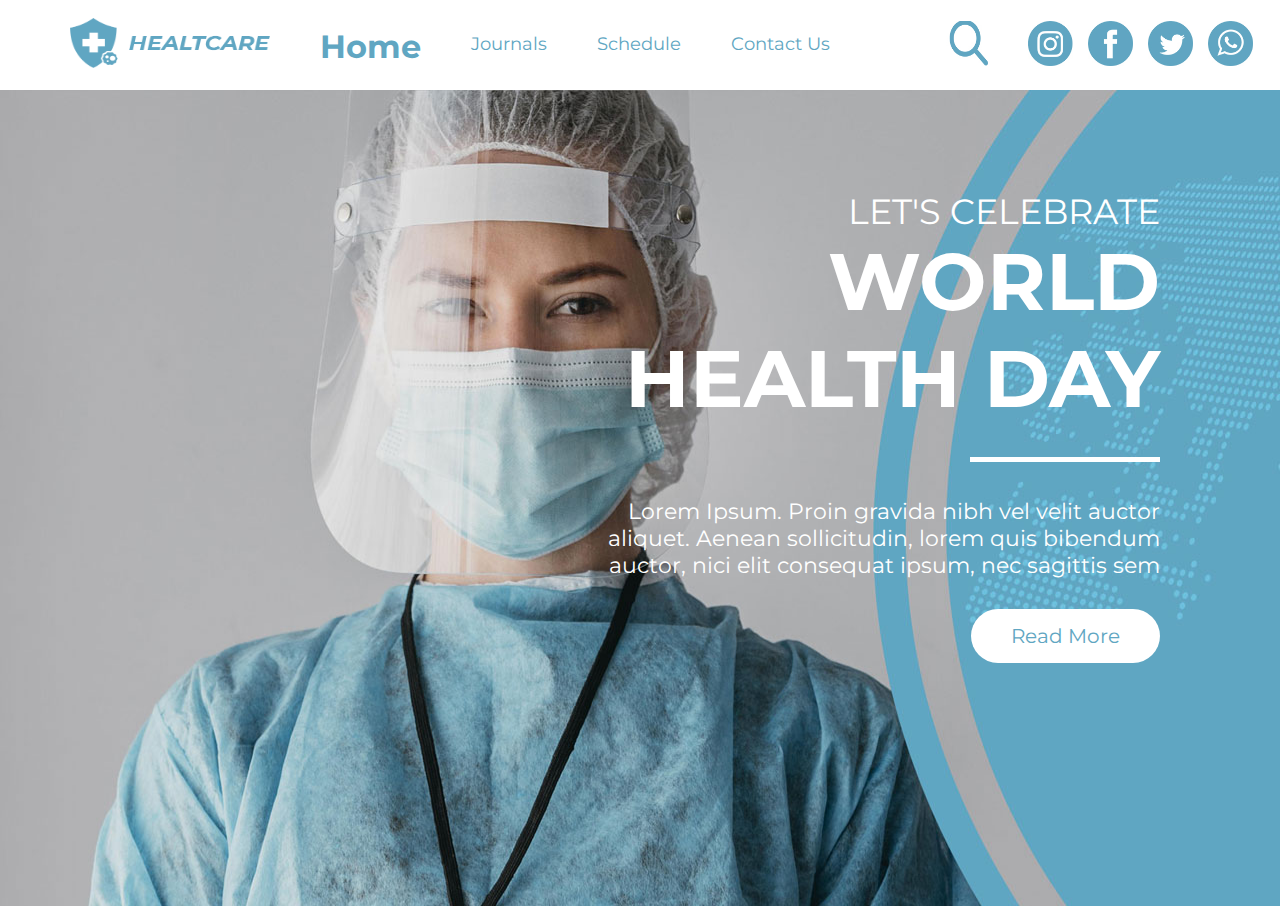
<file: 6/index.html>
<!DOCTYPE html>
<html lang="en">
<head>
    <meta charset="UTF-8">
    <link rel="stylesheet" href="style.css">
    <link rel="preconnect" href="https://fonts.googleapis.com">
    <link rel="preconnect" href="https://fonts.gstatic.com" crossorigin>
    <link href="https://fonts.googleapis.com/css2?family=Montserrat:wght@400;500;700&display=swap" rel="stylesheet"> 
    <title>6</title>
</head>
<body>
    
    <nav class="nav">

            <div class="nav__items firstpack">
                <div class="nav__item">
                    <a href="#"><img src="images/1.png" class="logo" alt=""></a>
                </div>
                <div class="nav__item">
                    <a href="#"><h1 class="elem">Home</h1></a>
                </div>
                <div class="nav__item">
                    <a href="#"><p class="elem">Journals</p></a>
                </div>
                <div class="nav__item">
                    <a href="#"><p class="elem">Schedule</p></a>
                </div>
                <div class="nav__item">
                    <a href="#"><p class="elem">Contact Us</p></a>
                </div>
            </div>

            <div class="nav__items secondpack">
                <div class="nav__item">
                    <a href="#"><img src="images/6.jpg" class="icon search" alt=""></a>
                </div>
                <div class="nav__item">
                    <a href="#"><img src="images/2.jpg" class="icon" alt=""></a>
                </div>
                <div class="nav__item">
                    <a href="#"><img src="images/3.jpg" class="icon" alt=""></a>
                </div>
                <div class="nav__item">
                    <a href="#"><img src="images/4.jpg" class="icon" alt=""></a>
                </div>
                <div class="nav__item">
                    <a href="#"><img src="images/5.jpg" class="icon" alt=""></a>
                </div>
            </div>

    </nav>

    <div class="intro">
        
        <div class="intro__suptitle">
            Let's celebrate
        </div>
        <div class="intro__title">
            <h1>World</h1>
            <h1>Health Day</h1>
        </div>
        <div class="intro__text">
            <p>Lorem Ipsum. Proin gravida nibh vel velit auctor</p>
            <p>aliquet. Aenean sollicitudin, lorem quis bibendum</p>
            <p>auctor, nici elit consequat ipsum, nec sagittis sem</p>

        </div>
        <div class="intro__button">
            <a href="#" class="readmore">Read More</a>
        </div>
    </div>
</body>
</html>
</file>
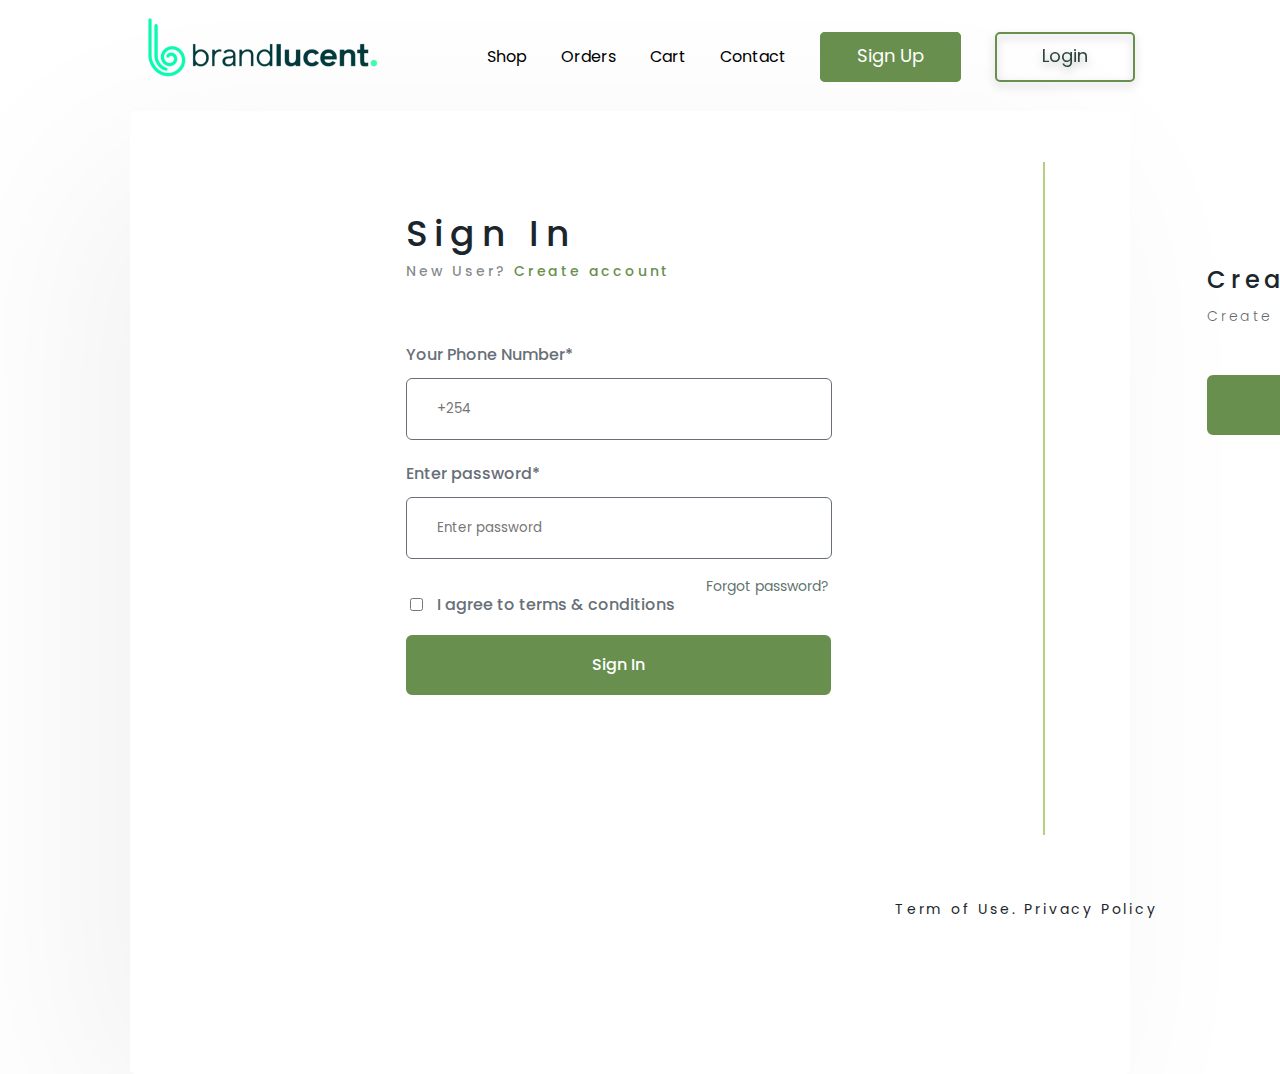
<file: 8/src/index.html>
<!DOCTYPE html>
<html lang="en">
<head>
    <meta charset="UTF-8">
    <meta http-equiv="X-UA-Compatible" content="IE=edge">
    <meta name="viewport" content="width=device-width, initial-scale=1.0">
    <link rel="stylesheet" href="style.css">
    <title>8</title>
</head>
<body>
    <header class="header">
        <div class="container">
            <nav class="nav">
                <div class="nav__item">
                    <img src="img/logo.png" alt="logo">
                </div>
                <div class="nav__item">
                    <a href="#" class="links">Shop</a>
                    <a href="#" class="links">Orders</a>
                    <a href="#" class="links">Cart</a>
                    <a href="#" class="links">Contact</a>
                    <a href="#" class="links signup">Sign Up</a>
                    <a href="#" class="links login">Login</a>
                </div>
            </nav>
        </div>
    </header>
    
    <section class="sign_in">
        <div class="container section">
            <div class="sign_in__items">
                <div class="sign_in__items-item-1">
                    <h1 class="sign_in__items-item-1-title">Sign In</h1>
                    <h2 class="sign_in__items-item-1-suptitle">New User? <a class="sign_in__items-item-1-suptitle-link" href="#">Create account</a></h2>
                    <form action="" class="sign_in__items-item-1-form">
                        <h3 class="sign_in__items-item-1-form-label">Your Phone Number*</h3>
                        <input type="text" class="sign_in__items-item-1-form-input" placeholder="+254">
                        <h3 class="sign_in__items-item-1-form-label">Enter password*</h3>
                        <input type="text" class="sign_in__items-item-1-form-input" placeholder="Enter password">
                        <a href="#" class="sign_in__items-item-1-form-link">Forgot password?</a>
                        <div class="div sign_in__items-item-1-form-checkbox">
                            <input type="checkbox" name="" class="sign_in__items-item-1-form-checkbox-box">
                            <h3 class="sign_in__items-item-1-form-checkbox-text">I agree to terms & conditions</h3>
                        </div>
                        
                        <button class="sign_in__items-item-1-form-btn">Sign In</button>
                    </form>
                </div>
                <div class="sign_in__items-item-2">
                    <h1 class="sign_in__items-item-2-title">Create Account</h1>
                    <h2 class="sign_in__items-item-2-suptitle">Create account to manage orders</h2>
                    <button class="sign_in__items-item-2-btn">Create Account</button>
                </div>
            
            </div>
            <a href="#" class="sign_in__policy">Term of Use. Privacy Policy</a>
        </div> 
    </section>

</body>
</html>
</file>
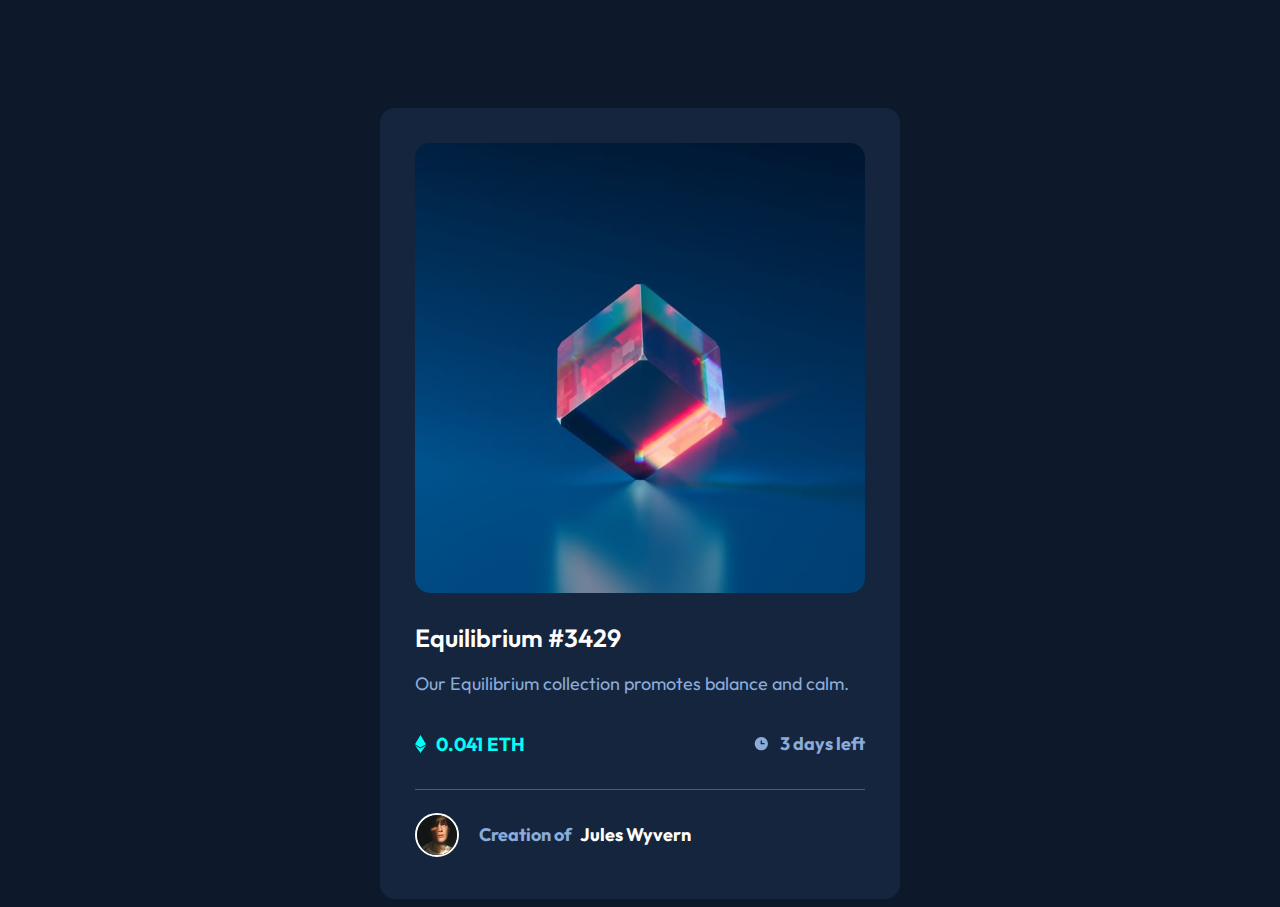
<file: 9/src/index.html>
<!DOCTYPE html>
<html lang="en">
  <head>
    <meta charset="UTF-8" />
    <meta name="viewport" content="width=device-width, initial-scale=1.0" />
    <link
      rel="icon"
      type="image/png"
      sizes="32x32"
      href="./images/favicon-32x32.png"
    />
    <link rel="stylesheet" href="styles.css" />
    <title>NFT preview card component</title>
  </head>
  <body>
    <div class="container">
      <div class="imageWrapper">
        <div class="placeholder">
          <a href="#"><img src="./images/icon-view.svg" /></a>
        </div>

        <img
          class="image"
          src="./images/image-equilibrium.jpg"
          alt="Equilibrium"
        />
      </div>

      <a href="#" class="name">Equilibrium #3429</a>
      <h3 class="description">
        Our Equilibrium collection promotes balance and calm.
      </h3>

      <div class="infoWrapper">
        <div class="priceWrapper">
          <svg width="11" height="18" xmlns="http://www.w3.org/2000/svg">
            <path
              d="M11 10.216 5.5 18 0 10.216l5.5 3.263 5.5-3.262ZM5.5 0l5.496 9.169L5.5 12.43 0 9.17 5.5 0Z"
              fill="#00FFF8"
            />
          </svg>
          <h3 class="price">0.041 ETH</h3>
        </div>

        <div class="clockWrapper">
          <svg width="17" height="17" xmlns="http://www.w3.org/2000/svg">
            <path
              d="M8.305 2.007a6.667 6.667 0 1 0 0 13.334 6.667 6.667 0 0 0 0-13.334Zm2.667 7.334H8.305a.667.667 0 0 1-.667-.667V6.007a.667.667 0 0 1 1.334 0v2h2a.667.667 0 0 1 0 1.334Z"
              fill="#8BACD9"
            />
          </svg>
          <h3 class="daysLeft">3 days left</h3>
        </div>
      </div>

      <div class="authorWrapper">
        <img class="avatar" src="./images/image-avatar.png" alt="avatar" />
        <h3 class="author">
          Creation of <a href="#" class="authorLink">Jules Wyvern</a>
        </h3>
      </div>
    </div>
  </body>
</html>
</file>
<file: 1/style.css>
/* Global styling */

body {
  background-color: #617587;
  font-family: "Open Sans", sans-serif;
  color: #fff;
}

/* Section */

.section {
  display: flex;
  margin: 100px 300px 100px 300px;
  width: 70%;
}

.section__item {
  padding: 30px;
  width: 30%;
}
.section__item__phone {
  display: block;
  text-decoration: none;
  color: #ffffff;
  margin-bottom: 10px;
  transition: 0.2s all ease;
}
.section__item__phone:hover {
  opacity: 0.6;
}

.section__item:last-child {
  margin-top: 20px;
  width: 70%;
}

.section__item h2 {
  text-transform: uppercase;
  margin-bottom: 25px;
  margin-top: 30px;
  font-size: 20px;
}

.section__item p,
li {
  padding: 0%;
  margin: 5px;
  font-weight: normal;
  font-size: 1rem;
}

.section__item ul {
  padding-left: 0px;
  list-style: none;
}

.section__item li {
  padding-bottom: 7px;
}

.section__item ul li:before {
  content: "✓  ";
  padding-right: 10px;
}

/* Form */

.form {
  display: flex;
  flex-direction: row;
  width: 100%;
}

.form__input[type="text"] {
  display: inline-flex;
  margin-left: 30px;
  margin-bottom: 20px;
  height: 40px;
  width: 350px;
  border: 2px solid #fff;
  background-color: #617587;
  text-indent: 10px;
  color: #ffffff;
  font-size: 16px;
  font-weight: 400;
}

.form__input::-moz-placeholder {
  color: #fff;
  text-shadow: none;
  opacity: 0.7;
  padding: 5px;
  font-size: 15px;
}

.form textarea {
  display: block;
  margin-left: 30px;
  width: 720px;
  height: 150px;
  margin-top: 10px;
  background-color: #617587;
  color: #ffffff;
  font-size: 16px;
  font-weight: 400;
  text-decoration: none;
  text-decoration-color: #617587;
  font-style: normal;
  box-shadow: none;
  border: 2px solid #fff;
  padding: 15px;
  overflow: auto;
  outline: none;

  background: none;
}

.checkbox {
  margin: 25px 25px;
  font-weight: 0;
  display: block;
  width: 100%;
}

.checkbox a {
  color: #fff;
  text-decoration: none;
}

.checkbox a:hover {
  color: rgba(255, 255, 255, 0.651);
}

.form__input:focus {
  outline: 2px solid rgb(72, 37, 228);
  border: 2px solid #fff;
}
.form__textarea:focus {
  outline: 2px solid rgb(72, 37, 228);
  border: 2px solid #fff;
}

.submit__button a {
  text-transform: uppercase;
  text-decoration: none;
  color: black;
  background-color: white;
  display: inline-block;
  margin-top: 30px;
  padding: 10px 30px 10px 30px;
  margin-left: 30px;
  font-family: "Open Sans", sans-serif;
  font-size: 1rem;
  line-height: 25, 6px;
  font-weight: 700;
  letter-spacing: 2px;
  transition: 0.2s;
}

.submit__button a:hover {
  background-color: #292e33;
  color: #fff;
}

/* Socials */

.socials {
  display: block;
  margin: 50px 25px;
}

.socials a {
  margin-left: 5px;
  transition: 0.2s all ease;
}
.socials a:hover {
  opacity: 0.6;
}
</file>
<file: 10/styles.css>
.items {
  display: flex;
  flex-direction: row;
}

body {
  overflow: hidden;
  height: 100vh;
  display: flex;
  align-items: center;
  justify-content: center;
}

.item:first-child {
  border-top-left-radius: 10px;
  border-bottom-left-radius: 10px;
}

.item:last-child {
  border-top-right-radius: 10px;
  border-bottom-right-radius: 10px;
}

.item {
  width: 250px;
  padding: 50px 40px;
}
.item.first {
  background-color: hsl(31, 77%, 52%);
}

.item.second {
  background-color: hsl(184, 100%, 22%);
}

.item.third {
  background-color: hsl(179, 100%, 13%);
}

.text {
  font-family: "Lexend Deca", sans-serif;
  line-height: 30px;
  width: 200px;
  margin-bottom: 100px;
  font-size: 15px;
  color: hsla(0, 0%, 100%, 0.75);
}
.title {
  text-transform: uppercase;
  font-size: 40px;
  font-family: "Big Shoulders Display", cursive;
  color: hsl(0, 0%, 95%);
}

.button {
  border: 2px solid hsl(0, 0%, 95%);
  border-radius: 20px;
  padding: 10px 25px;
  text-decoration: none;
  background-color: hsl(0, 0%, 95%);

  font-family: "Lexend Deca", sans-serif;
}
.button.first {
  color: hsl(31, 77%, 52%);
}
.button.second {
  color: hsl(184, 100%, 22%);
}

.button.third {
  color: hsl(179, 100%, 13%);
}
.button:hover {
  background: none;
  color: hsl(0, 0%, 95%);
  transition: 0.3s all ease;
}

@media only screen and (min-width: 0px) and (max-width: 1000px) {
  .item:first-child {
    border-top-left-radius: 10px;
    border-top-right-radius: 10px;
    border-bottom-left-radius: 0;
  }

  .item:last-child {
    border-bottom-right-radius: 10px;
    border-bottom-left-radius: 10px;
    border-top-right-radius: 0;
  }
  .items {
    flex-direction: column;
  }
  body {
    overflow: scroll;
    height: 100%;
  }
  .text {
    margin-bottom: 30px;
  }
}
</file>
<file: 11/styles.css>
.container {
  background-color: white;
  border-radius: 15px;
  padding: 20px;
  width: 300px;
}

body {
  display: flex;
  background-color: hsl(212, 45%, 89%);
  align-items: center;
  justify-content: center;
  height: 100vh;
  overflow: hidden;
}

.image {
  width: 100%;
  border-radius: 15px;
}

.title,
.text {
  text-align: center;
  font-family: "Outfit", sans-serif;
}

.title {
  font-weight: 700;
  font-size: 25px;
}

.text {
  width: 300px;
  margin: 10px auto 30px auto;
  color: hsl(220, 15%, 55%);
  font-size: 15px;
}
</file>
<file: 12/styles.css>
.plan {
  display: flex;
  align-items: center;
  justify-content: space-between;
  width: 350px;
  background-color: hsl(225, 100%, 98%);
  border-radius: 15px;
  padding: 0px 20px;
  margin: 30px auto;
}

.tariff__name {
  margin-bottom: 5px;
  font-size: 18px;
  font-weight: 600;
}
.price {
  font-weight: 900;
  font-size: 18px;
  margin-top: 0px;
  font-weight: 400;
}

.change {
  margin-left: 40px;
}

body {
  font-family: "Red Hat Display", sans-serif;
  height: 100vh;
  overflow: hidden;
  display: flex;
  align-items: center;
  justify-content: center;
  background-color: hsl(225, 100%, 94%);
}

.text {
  width: 300px;
  margin: 0 auto;
  text-align: center;
}
.change:hover {
  opacity: 0.5;
  transition: 0.2s all ease;
}
.title {
  margin-top: 40px;
  text-align: center;
}

.container {
  background-color: white;
  border-radius: 15px;
  box-shadow: 0 2.8px 2.2px rgba(0, 0, 0, 0.034),
    0 6.7px 5.3px rgba(0, 0, 0, 0.048), 0 12.5px 10px rgba(0, 0, 0, 0.06),
    0 22.3px 17.9px rgba(0, 0, 0, 0.072), 0 41.8px 33.4px rgba(0, 0, 0, 0.086),
    0 100px 80px rgba(0, 0, 0, 0.12);
}
.image {
  border-top-left-radius: 15px;
  border-top-right-radius: 15px;
}

.payment {
  text-decoration: none;
  display: block;
  padding: 20px 20px;
  border-radius: 10px;
  background-color: hsl(245, 75%, 52%);
  color: white;
  margin: 5px 30px 30px 30px;
  text-align: center;
  box-shadow: 0 3px 10px -2px hsl(223, 47%, 23%);
  font-weight: 600;
}

.payment:hover {
  background-color: hsl(263, 60%, 52%);
  transition: 0.2s all ease;
}
.cancel {
  font-weight: 600;
  text-decoration: none;
  display: block;

  color: gray;
  text-align: center;
  margin-bottom: 40px;
}

.cancel:hover {
  color: black;
  transition: 0.2s all ease;
}
</file>
<file: 2/style.css>
.container__items {
  display: flex;
  gap: 20px;
}

.container {
  max-width: 70%;
  margin: 100px auto;
}

.item__subtitle,
.item__text {
  flex: 1 1 0;
}

.item__title {
  font-size: 96px;
  font-weight: 700;
}

.item__subtitle p {
  font-size: 24px;
  font-family: "Playfair Display", serif;
  font-weight: 700;
  letter-spacing: normal;
  line-height: 1.5;
}

.item__text {
  background-color: #f2f2f2;

  padding: 10px 30px 10px 30px;
  line-height: 26px;
  font-family: "Open Sans", sans-serif;
}

hr {
  margin: 20px 0 30px 0;
  background-color: #f4704a;
  border: none;
  height: 5px;
}

@media (max-width: 600px) {
  .container {
    max-width: 100%;
  }
  .container__items {
    flex-direction: column;
  }
  .item__title {
    font-size: 70px;
  }
}

@media (max-width: 1600px) {
  .container {
    max-width: 80%;
  }
}
@media (max-width: 1000px) {
  .container {
    max-width: 90%;
  }
}
</file>
<file: 3/style.css>
h2,
h3,
h1 {
  font-family: "Josefin Sans", sans-serif;
}
p {
  font-family: "Open Sans", sans-serif;
}

/* Nav bar */

.nav {
  width: 100%;
  display: block;
}

.header {
  margin-top: 20px;
  width: 60%;
  margin-left: auto;
  margin-right: auto;
  display: flex;
  margin-bottom: 40px;
}

.menu {
  margin-top: 6px;
  margin-left: auto;
  display: table;
}

.logo {
  margin-right: auto;
  display: table;
}

/* Profile */

.profile {
  width: 60%;
}

.profile {
  text-align: center;
  display: block;
  margin-left: auto;
  margin-right: auto;
  margin-bottom: 100px;
}
.profile h1 {
  font-size: 48px;

  margin-bottom: 5px;
}
.profile p {
  font-size: 20px;
}

/* Section */

.section {
  width: 60%;
  margin-left: auto;
  margin-right: auto;
  margin-bottom: 100px;
}

.section__items {
  display: flex;
  padding: 15px;
}

.section__info,
.section__pic,
.section__details {
  flex: auto;
  margin: 5px;
}

.section__info h1 {
  font-size: 24px;
  font-weight: 400;
}
.section__info p {
  font-size: 16px;
  line-height: 32px;
}

.section__pic {
  padding-top: 40px;
}

.section__details h2 {
  font-weight: 400;
  margin-bottom: 20px;
}

.section__details h3 {
  font-size: 16px;
  line-height: 32px;
}

.section__details p {
  font-family: "Open Sans", sans-serif;
  font-size: 16px;
}

.socials {
  margin-top: 20px;
  display: flex;
  gap: 5px;
  align-items: center;
}
.socials a:hover {
  opacity: 0.6;
}
</file>
<file: 4/style.css>
a {
  text-decoration: none;
  color: black;
}

.header {
  display: flex;
  margin-bottom: 100px;
}
.section__link:hover,
.leavecomment a:hover {
  opacity: 0.7;
}
.nav a {
  margin-top: 5px;
  text-decoration: none;
  font-size: 16px;

  font-family: "Playfair Display", serif;
  text-transform: uppercase;
  color: #626262;
}

.nav a:hover {
  opacity: 0.7;
}

.nav {
  display: flex;
  flex-grow: 1;

  justify-content: space-between;
}
.logo {
  flex-grow: 0.75;
  font-size: 30px;
  font-family: "Inconsolata", monospace;
  letter-spacing: 6px;
  text-transform: uppercase;
}

.container {
  max-width: 70%;
  margin-left: auto;
  margin-right: auto;
  margin-top: 68px;
}

.header__pic img {
  width: 100%;
  margin-bottom: 100px;
}

.section,
.content {
  max-width: 85%;
  margin-left: auto;
  margin-right: auto;
}

.section__suptitle {
  font-size: 15px;
  text-transform: uppercase;
  font-family: "Ubuntu", sans-serif;
  color: #c8c3b9;
}

.section__text {
  margin-bottom: 55px;
  font-family: "Playfair Display", serif;
  color: #626262;
  line-height: 10px;
}

.section__title {
  margin-left: 3px;
  margin-bottom: 44px;
  font-family: "Playfair Display", serif;
  font-size: 19px;
  color: #626262;
  font-weight: 400;
}
.section__link {
  font-size: inherit;
  color: inherit;
}
.leavecomment a {
  display: block;
  color: #c8c3b9;
  font-size: 15px;
  text-transform: uppercase;
  margin-bottom: 135px;
}

.content__items {
  display: flex;
}

.content__item {
  flex: 1 1 0;
  margin-bottom: 120px;
}

.content__picture img {
  width: 450px;
}

.content__item .content__picture {
  margin-bottom: 33px;
}

.content__item .section__suptitle {
  margin-bottom: 31px;
}

.content__item .section__title {
  margin-bottom: 31px;
  margin-left: 0;
}

.feedback {
  padding-top: 80px;
  padding-bottom: 80px;
  background-color: #f6f6f6;
  width: 100%;
  margin-left: 0;
  margin-right: 0;
  margin-bottom: 100px;
}

.feedback__container {
  margin-left: auto;
  margin-right: auto;
  width: 20%;
}

.feedback__form h1 {
  font-family: "Playfair Display", serif;
}

.feedback__form input {
  background: transparent;
  border: none;
  width: 350px;
  margin-bottom: 12px;
  margin-top: 81px;
}
.feedback__form img {
  display: inline;
  width: 40px;
  height: 20px;
}

.feedback__form input::placeholder {
  padding-left: 5px;
  font-family: "Playfair Display", serif;
  font-size: 14px;
}

.feedback__form {
  width: 400px;
  border-bottom: 1px solid black;
}

.loadmore {
  margin-left: auto;
  margin-right: auto;
  width: 25%;
}

.loadmore__button {
  padding: 18px 38px;
  font-family: "Playfair Display", serif;
  font-size: 19px;
  font-weight: normal;
  background-color: #ffff;
  border: 1px solid black;
  color: #8a8a8a;
  cursor: pointer;
}
.loadmore__button:hover {
  opacity: 0.7;
}

.empty {
  margin-bottom: 400px;
  visibility: hidden;
}

.footer {
  padding: 43px 150px;
  display: flex;
  background-color: #f0f0f0;
  justify-content: space-between;
}

.footer__item a {
  font-family: "Playfair Display", serif;
  text-decoration: none;
  color: #000;
}
.footer__item a:hover {
  opacity: 0.7;
}

.footer__item a + a {
  margin-left: 10px;
}
body,
html {
  padding: 0;
  margin: 0;
}

.feedback__form input:focus {
  outline: none;
}
</file>
<file: 5/style.css>
/* Global styling */

body, html{
    margin: 0;
    padding: 0;
}



/* Intro */

.header{
    max-width: 80%;
    margin-left: auto;
    margin-right: auto;
    position: relative;
    display: flex;
}

.nav a{
    margin-top: 5px;
    text-decoration: none;
    font-size: 16px;
    text-transform: uppercase;
    color: #fff;
    font-family: 'Open Sans', sans-serif;
}

.nav{
    margin-right: 100px;
    display: flex;
    flex-grow: 1;
    justify-content: right;
}

.nav a+a{
    margin-left: 33px;
}

.logo{
    margin-left: 15px;
    flex-grow: 3;
    
}
.logo img{
    transform: scale(1.2);
}

.intro {
    
    padding-top: 25px;
    margin: inherit;
    background: url("images/2.jpg") no-repeat;
    width: 100%;
    height: 744px;
    margin-bottom: 100px;
}

/* Join block */

.join__block__title{
    font-size: 45px;
    color: #fff;
    font-family: 'Open Sans', sans-serif;
}

.join__block__text {
    font-size: 18px;
    font-family: 'Open Sans', sans-serif;
    color: #fff;
    margin-bottom: 25px;
}

.join__block__button a{
    border: 2px solid white;
    padding: 5px 25px;
    border-radius: 8px;
    text-decoration: none;
    color: #fff;
    font-size: 24px;
    font-family: 'Open Sans', sans-serif;
}

.join__block{
    position: absolute;
    left: 1075px;
    top: 300px;
   
    right: 1;
    z-index: 1;
}

/* Description  */

.description__colors{
    display: flex;
    margin-bottom: 100px;
}

.colors{
    height: 33px;
    width: 33px;
    display: inline-block;
    font-size: 0;
}

.description{
    margin-left: auto;
    margin-right: auto;
    width: 50%;
}

.colors.orange {
    background-color: #ee732f;
}
.colors.red{
    background-color: #f74c55;
}
.colors.black{
    background-color: #404040;
}
.colors.green{
    background-color: #2d5f3b;
}
.colors.pink{
    background-color: #fb636b;
}

.description__title{
    font-weight: 300;
    font-size: 33px;
    margin-bottom: 35px;
    font-family: 'Open Sans', sans-serif;
}

.description__text{
    margin-bottom: 60px;
    font-size: 15px;
    font-family: 'Open Sans', sans-serif;
    line-height: 15px;
}

/* Features */

.features{
    display: flex;
    justify-content: center;
}

.features__item{
    padding: 30px 48px 60px 48px;
    position: relative;
    width: 100%;
}

.features__item.black{
    padding-left: 200px;
    background-color: #404040; 
}
.features__item.green{
    padding-right: 200px;
    background-color: #2d5f3b;
}

.features__item.red{
    background-color: #f74c55;
}

.features__item__title{
    padding-left: 50px;
    font-size: 30px;
    font-family: 'Open Sans', sans-serif;
    color: #fff;
}

.features__item__text{
    line-height: 11px;
    font-size: 17px;
    font-family: 'Open Sans', sans-serif;
    color: #fff;
}

.features__item__icon img{
    position: absolute;
}

.features__item__button img{
    position: absolute;
    padding: 8px;
}

.features__item.green .features__item__button img{
    left: 370px;
    background-color: #1c3d25;
}

.features__item.red .features__item__button img{
    left: 370px;
    background-color: #c53840;
}

.features__item.black .features__item__button img{
    left: 500px;
    background-color: #272727;
}

/* Viewmore */

.viewmore{
    background: url("images/7.jpg") center no-repeat;
    height: 762px;
    position: relative;
    text-align: center;
}

.container{
    padding-top: 183px;
    padding-bottom: 133px;
}

.viewmore__text{
    color: #fff;
    font-family: 'Open Sans', sans-serif;
    font-size: 33px;
    margin-bottom: 46px;
    font-weight: 300;
}

/* Footer */

.footer{
    height:40px;
    padding-top:30px;
    font-family: 'Open Sans', sans-serif;
    text-align: center;
}

.sans__bold{
    font-weight: 700;
}
</file>
<file: 6/style.css>
/* Global selectors */

body,html{
    margin: 0;
    padding: 0;
}

*{
    box-sizing: border-box;
}

h1,h2,h3,h4,h5,h6{
    margin: 0;
    padding: 0;
}

p{
    margin: 0;
    padding: 0;
}

/* Navbar */

.nav{
    margin-left: 70px;
    height: 90px;
    display: flex;  
    align-items: center;
    justify-content: space-between;
}

.nav__items a{
    text-decoration: none;
}

.nav__items{
    display: flex;
    
}

.elem{
    margin-top: 15px;
    font-family: 'Montserrat', sans-serif;
    color: #60a6c2;

}
.elem:hover, .logo:hover{
    color: #3b89a8;
    transform: scale(1.1,1.1);
    transition: .3s all ease ;
}

.icon{
    width: 45px;
    height: 45px;
}

.icon:hover{
    
    transform: scale(1.1,1.1);
    transition: .3s all ease ;
}

.icon:not(.icon.search){
    margin-right: 15px;
}

.icon.search{
    margin-right: 40px;
}
.nav__item h1{
    margin-top: 9px;
}

.nav__item p{
    font-size: 18px;
}

.nav__items.firstpack .nav__item{
    margin-right: 50px;
}

.logo{
    height: 50px;
    width: 200px;
}

.nav__items.firstpack{
    flex-grow: 1;
}

.nav__items.secondpack{
    flex-grow: 0.20;
}

/* Intro */

.intro{
    height: 90.7vh;
    padding-right: 120px;
    padding-top: 100px;
    background-image: url("images/7.jpg");
    text-align: right;
}

.intro__suptitle{
    font-size: 35px;
    font-family: 'Montserrat', sans-serif;
    text-transform: uppercase;
    color: #fff;
}

.intro__title{
    font-size: 40px;
    font-family: 'Montserrat', sans-serif;
    text-transform: uppercase;
    color: #fff;
}

.intro__text{
    margin-bottom: 30px;
    position: relative;
    color: #fff;
    font-size: 22px;
    font-family: 'Montserrat', sans-serif;
    
    
}

.intro__text::before{
    display: inline-block;
    border-bottom: 5px solid white;
    width: 190px;
    margin-top: 30px;
    margin-bottom: 30px;
    content: "";
}

.readmore{
    display: inline-block;
    background-color: #fff;
    padding: 15px 40px 15px 40px;
    border-radius: 30px;
    color: #60a6c2;
    text-decoration: none;
    font-family: 'Montserrat', sans-serif;
    font-size: 20px;
}
</file>
<file: 8/src/style.css>
@import url("https://fonts.googleapis.com/css2?family=Poppins:wght@400;600&display=swap");
html, body, div, span, applet, object, iframe, h1, h2, h3, h4, h5, h6, p, blockquote, pre, a, abbr, acronym, address, big, cite, code, del, dfn, em, img, ins, kbd, q, s, samp, small, strike, strong, sub, sup, tt, var, b, u, i, center, dl, dt, dd, ol, ul, li, fieldset, form, label, legend, table, caption, tbody, tfoot, thead, tr, th, td, article, aside, canvas, details, embed, figure, figcaption, footer, header, hgroup, menu, nav, output, ruby, section, summary, time, mark, audio, video {
  margin: 0;
  padding: 0;
  border: 0;
  font-size: 100%;
  font: inherit;
  vertical-align: baseline;
}

article, aside, details, figcaption, figure, footer, header, hgroup, menu, nav, section {
  display: block;
}

body {
  line-height: 1;
}

ol, ul {
  list-style: none;
}

blockquote, q {
  quotes: none;
}

blockquote:before, blockquote:after {
  content: "";
  content: none;
}

q:before, q:after {
  content: "";
  content: none;
}

table {
  border-collapse: collapse;
  border-spacing: 0;
}

.container {
  padding: 1px 115px 0px 115px;
}

.container.section {
  background: #fff;
  -webkit-box-shadow: -50px 50px 200px #F2F2F2;
          box-shadow: -50px 50px 200px #F2F2F2;
  border-radius: 5px;
  height: 962px;
}

.nav {
  display: -webkit-box;
  display: -ms-flexbox;
  display: flex;
  -webkit-box-orient: horizontal;
  -webkit-box-direction: normal;
      -ms-flex-direction: row;
          flex-direction: row;
  -webkit-box-pack: justify;
      -ms-flex-pack: justify;
          justify-content: space-between;
  -webkit-box-align: center;
      -ms-flex-align: center;
          align-items: center;
}
.nav__item .links {
  margin-right: 30px;
  text-decoration: none;
  font-family: "Poppins";
  font-style: normal;
  font-weight: 400;
  font-size: 16px;
  line-height: 19px;
  text-transform: capitalize;
  color: black;
}
.nav__item .links:hover {
  font-size: 19px;
  -webkit-transition: 0.3s all ease;
  transition: 0.3s all ease;
  color: #2B463C;
}
.nav__item .links.signup {
  font-family: "Poppins";
  font-style: normal;
  font-weight: 400;
  font-size: 18px;
  line-height: 27px;
  text-transform: capitalize;
  color: #FFFFFF;
  border-radius: 5px;
  padding: 9px 35px 12px;
  background: #688F4E;
  border: 2px solid #688F4E;
}
.nav__item .links.signup:hover {
  color: #688F4E;
  background-color: #FFFFFF;
  -webkit-transition: 0.3s all ease;
  transition: 0.3s all ease;
}
.nav__item .links.login {
  font-family: "Poppins";
  font-style: normal;
  font-weight: 400;
  font-size: 18px;
  line-height: 27px;
  text-transform: capitalize;
  color: #2B463C;
  padding: 9px 45px 12px;
  border: 2px solid #688F4E;
  -webkit-box-sizing: border-box;
          box-sizing: border-box;
  -webkit-filter: drop-shadow(0px 4px 4px rgba(0, 0, 0, 0.25));
          filter: drop-shadow(0px 4px 4px rgba(0, 0, 0, 0.25));
  border-radius: 5px;
}
.nav__item .links.login:hover {
  background-color: #2B463C;
  color: #fff;
  border: 2px solid #2B463C;
  -webkit-transition: 0.3s all ease;
  transition: 0.3s all ease;
}

.sign_in {
  padding: 1px 150px 0px 130px;
}
.sign_in__policy {
  width: 300px;
  margin-left: 650px;
  display: block;
  padding-top: 64px;
  text-decoration: none;
  font-family: "Poppins";
  font-style: normal;
  font-weight: 400;
  font-size: 14px;
  line-height: 21px;
  letter-spacing: 0.2em;
  color: #1B262C;
}
.sign_in__items {
  padding-top: 50px;
  display: -webkit-box;
  display: -ms-flexbox;
  display: flex;
}
.sign_in__items-item-1 {
  padding: 45px 211px 50px 161px;
}
.sign_in__items-item-1-title {
  font-family: "Poppins";
  font-style: normal;
  font-weight: 500;
  font-size: 36px;
  line-height: 54px;
  letter-spacing: 0.2em;
  color: #1B262C;
}
.sign_in__items-item-1-suptitle {
  margin-bottom: 63px;
  font-family: "Poppins";
  font-style: normal;
  font-weight: 500;
  font-size: 14px;
  line-height: 21px;
  letter-spacing: 0.2em;
  color: rgba(27, 38, 44, 0.55);
}
.sign_in__items-item-1-suptitle-link {
  text-decoration: none;
  color: #688F4E;
}
.sign_in__items-item-1-form-label {
  margin-top: 24px;
  margin-bottom: 14px;
  font-family: "Poppins";
  font-style: normal;
  font-weight: 500;
  font-size: 16px;
  line-height: 19px;
  color: #696F79;
}
.sign_in__items-item-1-form-link {
  display: block;
  font-family: "Poppins";
  font-style: normal;
  font-weight: 400;
  font-size: 14px;
  line-height: 17px;
  padding-left: 300px;
  text-decoration: none;
  margin-top: 19px;
  color: rgba(43, 70, 60, 0.77);
}
.sign_in__items-item-1-form-input {
  border: 1px solid #696F79;
  -webkit-box-sizing: border-box;
          box-sizing: border-box;
  border-radius: 6px;
  width: 426px;
  padding: 20px 30px;
  font-family: "Poppins";
}
.sign_in__items-item-1-form-checkbox {
  margin-bottom: 21px;
  display: -webkit-box;
  display: -ms-flexbox;
  display: flex;
}
.sign_in__items-item-1-form-checkbox-box {
  margin-right: 14px;
}
.sign_in__items-item-1-form-checkbox-text {
  font-family: "Poppins";
  font-style: normal;
  font-weight: 500;
  font-size: 16px;
  line-height: 19px;
  color: #696F79;
}
.sign_in__items-item-1-form-btn {
  background: #688F4E;
  border: 2px solid #688F4E;
  border-radius: 6px;
  font-family: "Poppins";
  padding: 19px 184px;
  font-style: normal;
  font-weight: 500;
  font-size: 16px;
  line-height: 18px;
  color: #FFFFFF;
}
.sign_in__items-item-1-form-btn:hover {
  color: #688F4E;
  background-color: #FFFFFF;
  -webkit-transition: 0.3s all ease;
  transition: 0.3s all ease;
}
.sign_in__items-item-2 {
  border-left: 2px solid #B1D182;
  padding: 100px 205px 400px 162px;
}
.sign_in__items-item-2-title {
  margin-bottom: 8px;
  font-family: "Poppins";
  font-style: normal;
  font-weight: 500;
  font-size: 24px;
  line-height: 36px;
  /* identical to box height */
  letter-spacing: 0.2em;
  color: #1B262C;
}
.sign_in__items-item-2-suptitle {
  margin-bottom: 48px;
  font-family: "Poppins";
  font-style: normal;
  font-weight: 300;
  font-size: 14px;
  line-height: 21px;
  /* identical to box height */
  letter-spacing: 0.2em;
  color: rgba(27, 38, 44, 0.7);
}
.sign_in__items-item-2-btn {
  background: #688F4E;
  border-radius: 6px;
  font-family: "Poppins";
  border: 2px solid #688F4E;
  padding: 19px 0;
  width: 426px;
  font-style: normal;
  font-weight: 500;
  font-size: 16px;
  line-height: 18px;
  color: #FFFFFF;
}
.sign_in__items-item-2-btn:hover {
  color: #688F4E;
  background-color: #FFFFFF;
  -webkit-transition: 0.3s all ease;
  transition: 0.3s all ease;
}
</file>
<file: 9/src/styles.css>
@import url("https://fonts.googleapis.com/css2?family=Outfit:wght@300;400;600&display=swap");

body {
  background: hsl(217, 54%, 11%);
  display: flex;
  justify-content: center;
  font-family: "Outfit", sans-serif;
}

.container {
  margin-top: 100px;
  padding: 35px;
  border-radius: 15px;
  background-color: hsl(216, 50%, 16%);
}

.name {
  color: hsl(0, 0%, 100%);
  font-weight: 600;
  text-decoration: none;
  display: block;
  font-size: 25px;
  margin-top: 25px;
}

.description {
  font-weight: 400;
}
.clockWrapper {
  display: flex;
  align-items: center;
  gap: 10px;
  font-weight: 400;
}
.daysLeft,
.description,
.author {
  color: hsl(215, 51%, 70%);
  font-size: 18px;
}
.priceWrapper {
  font-weight: 400;
  display: flex;
  align-items: center;
  gap: 10px;
  color: hsl(178, 100%, 50%);
}

.infoWrapper {
  justify-content: space-between;
  display: flex;
  align-items: center;
  margin-bottom: 15px;
}

.authorWrapper {
  font-weight: 300;
  display: flex;
  align-items: center;
  gap: 20px;
  border-top: 1px solid rgba(255, 255, 255, 0.25);
  padding-top: 15px;
}

.image {
  width: 450px;
  border-radius: 15px;
}

.avatar {
  width: 40px;
  border: 2px solid white;
  border-radius: 100%;
}

.authorLink {
  margin-left: 5px;
  text-decoration: none;
  color: hsl(0, 0%, 100%);
}

.authorLink:hover,
.name:hover {
  color: hsl(178, 100%, 50%);
  transition: 0.3s all ease;
}

.imageWrapper:hover .placeholder {
  opacity: 1;
}
.placeholder img {
  position: absolute;
  top: 50%;
  left: 45%;
}
.placeholder {
  transition: 0.5s ease;
  background-color: hsl(178, 100%, 50%, 0.5);
  border-radius: 15px;
  opacity: 0;

  position: absolute;
  top: 0;
  left: 0;

  width: 100%;
  height: 100%;
}

.image {
  opacity: 1;
  object-fit: contain;
}
.imageWrapper {
  position: relative;
}
</file>
